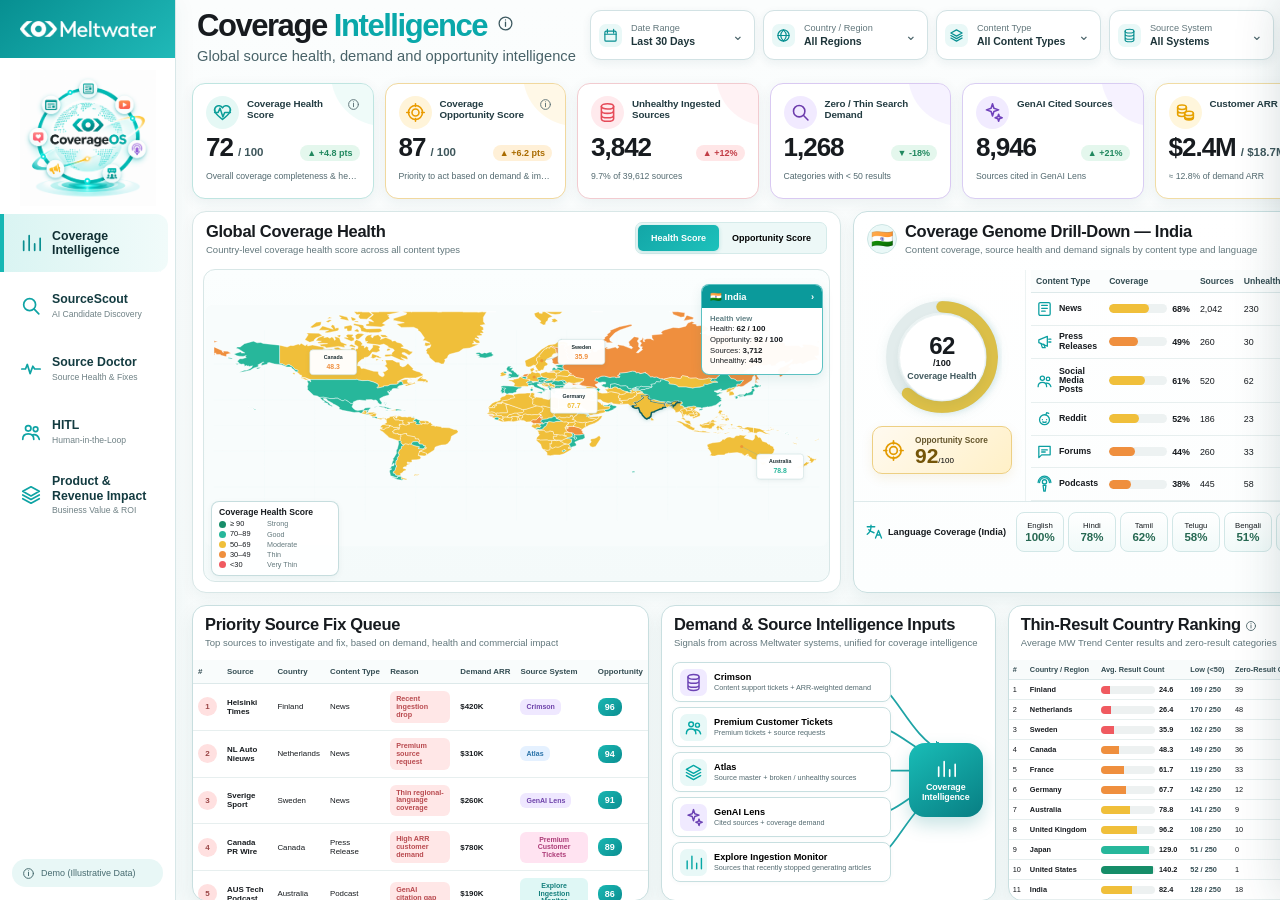
<file: index.html>
<!doctype html><html><head><meta charset="utf-8"><meta http-equiv="refresh" content="0; url=phase1/index.html"><title>CoverageOS</title></head><body><a href="phase1/index.html">Open CoverageOS</a></body></html>
</file>
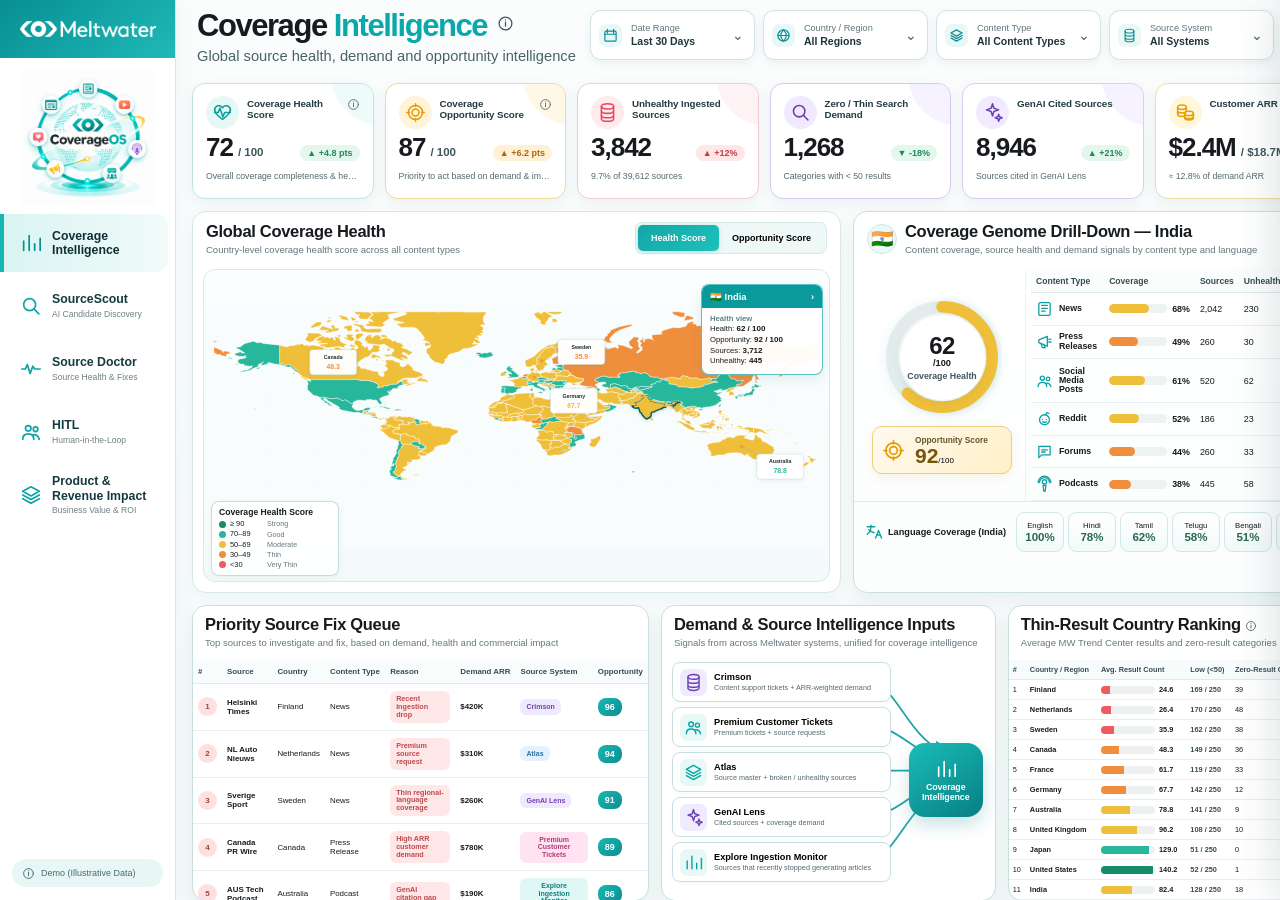
<file: phase1/index.html>
<!doctype html>
<html lang="en">
<head>
<meta charset="utf-8" />
<meta name="viewport" content="width=device-width, initial-scale=1" />
<title>CoverageOS — Coverage Intelligence</title>
<link rel="stylesheet" href="styles.css" />
</head>
<body>
<svg class="svg-sprite" aria-hidden="true">
  <symbol id="i-heartbeat" viewBox="0 0 24 24"><path d="M3 12h4l2.2-5 3.2 10 2.1-5H21"/><path d="M19.5 5.5A5 5 0 0 0 12 6.7 5 5 0 0 0 4.5 5.5C1 9 3.1 13 12 20c8.9-7 11-11 7.5-14.5Z"/></symbol>
  <symbol id="i-target" viewBox="0 0 24 24"><circle cx="12" cy="12" r="8"/><circle cx="12" cy="12" r="4"/><path d="M12 2v3M12 19v3M2 12h3M19 12h3"/></symbol>
  <symbol id="i-database" viewBox="0 0 24 24"><ellipse cx="12" cy="5" rx="7" ry="3"/><path d="M5 5v5c0 1.7 3.1 3 7 3s7-1.3 7-3V5M5 10v5c0 1.7 3.1 3 7 3s7-1.3 7-3v-5M5 15v4c0 1.7 3.1 3 7 3s7-1.3 7-3v-4"/></symbol>
  <symbol id="i-search" viewBox="0 0 24 24"><circle cx="10.5" cy="10.5" r="6.5"/><path d="m15.5 15.5 5 5"/></symbol>
  <symbol id="i-spark" viewBox="0 0 24 24"><path d="m12 2 1.6 5.2L19 9l-5.4 1.8L12 16l-1.6-5.2L5 9l5.4-1.8L12 2Z"/><path d="m19 14 .9 2.8L23 18l-3.1 1.2L19 22l-.9-2.8L15 18l3.1-1.2L19 14Z"/></symbol>
  <symbol id="i-coins" viewBox="0 0 24 24"><ellipse cx="8" cy="6" rx="5" ry="2.5"/><path d="M3 6v4c0 1.4 2.2 2.5 5 2.5s5-1.1 5-2.5V6M3 10v4c0 1.4 2.2 2.5 5 2.5 1.2 0 2.3-.2 3.1-.5"/><ellipse cx="16" cy="13" rx="5" ry="2.5"/><path d="M11 13v5c0 1.4 2.2 2.5 5 2.5s5-1.1 5-2.5v-5M11 16.5c0 1.4 2.2 2.5 5 2.5s5-1.1 5-2.5"/></symbol>
  <symbol id="i-calendar" viewBox="0 0 24 24"><rect x="3" y="5" width="18" height="16" rx="2"/><path d="M7 2v6M17 2v6M3 10h18"/></symbol>
  <symbol id="i-globe" viewBox="0 0 24 24"><circle cx="12" cy="12" r="9"/><path d="M3 12h18M12 3c3 3.1 4.5 6.1 4.5 9S15 17.9 12 21c-3-3.1-4.5-6.1-4.5-9S9 6.1 12 3Z"/></symbol>
  <symbol id="i-layers" viewBox="0 0 24 24"><path d="m12 3 9 5-9 5-9-5 9-5Z"/><path d="m3 12 9 5 9-5M3 16l9 5 9-5"/></symbol>
  <symbol id="i-bell" viewBox="0 0 24 24"><path d="M18 8a6 6 0 1 0-12 0c0 7-3 7-3 9h18c0-2-3-2-3-9ZM10 21h4"/></symbol>
  <symbol id="i-chart" viewBox="0 0 24 24"><path d="M4 20V10M10 20V4M16 20v-7M22 20V7"/></symbol>
  <symbol id="i-pulse" viewBox="0 0 24 24"><path d="M2 12h4l2-5 3 10 3-8 2 3h6"/></symbol>
  <symbol id="i-users" viewBox="0 0 24 24"><circle cx="9" cy="8" r="3"/><circle cx="17" cy="9" r="2.5"/><path d="M3 20c0-4 2.7-6 6-6s6 2 6 6M14 15c3.2-.4 6 1.4 7 5"/></symbol>
  <symbol id="i-external" viewBox="0 0 24 24"><path d="M14 4h6v6M20 4l-9 9"/><path d="M19 13v7H4V5h7"/></symbol>
  <symbol id="i-news" viewBox="0 0 24 24"><rect x="4" y="3" width="16" height="18" rx="2"/><path d="M8 7h8M8 11h8M8 15h5"/></symbol>
  <symbol id="i-megaphone" viewBox="0 0 24 24"><path d="M4 13V9l12-5v14L4 13Z"/><path d="M7 14l2 6h4l-2-5M18 8h3M18 12h3"/></symbol>
  <symbol id="i-message" viewBox="0 0 24 24"><path d="M4 4h16v12H8l-4 4V4Z"/><path d="M8 9h8M8 12h5"/></symbol>
  <symbol id="i-reddit" viewBox="0 0 24 24"><circle cx="12" cy="13" r="7"/><path d="M9 13h.01M15 13h.01M9.5 16c1.8 1 3.2 1 5 0M14 6l1-3 3 1"/></symbol>
  <symbol id="i-podcast" viewBox="0 0 24 24"><circle cx="12" cy="9" r="3"/><path d="M5 10a7 7 0 0 1 14 0M3 10a9 9 0 0 1 18 0M10 14h4l-1 8h-2l-1-8Z"/></symbol>
  <symbol id="i-language" viewBox="0 0 24 24"><path d="M3 5h10M8 3v2c0 5-2.3 8-5 10M5 9c2 2 4 3 7 4M14 20l4-10 4 10M15.5 16h5"/></symbol>
  <symbol id="i-info" viewBox="0 0 24 24"><circle cx="12" cy="12" r="9"/><path d="M12 10v6M12 7h.01"/></symbol>
  <symbol id="i-arrow" viewBox="0 0 24 24"><path d="M5 12h13M14 7l5 5-5 5"/></symbol>
</svg>
<div class="app-shell">
  <aside class="sidebar">
    <div class="brand"><img src="assets/meltwater-logo.png" alt="Meltwater"></div>
    <div class="project-logo"><img src="assets/coverageos-logo.png" alt="CoverageOS"></div>
    <nav>
      <a class="nav-item active" href="index.html"><svg><use href="#i-chart"/></svg><span><b>Coverage Intelligence</b></span></a>
      <a class="nav-item" href="../phase2/index.html"><svg><use href="#i-search"/></svg><span><b>SourceScout</b><small>AI Candidate Discovery</small></span></a>
      <a class="nav-item" href="../phase3/index.html"><svg><use href="#i-pulse"/></svg><span><b>Source Doctor</b><small>Source Health & Fixes</small></span></a>
      <a class="nav-item" href="../phase4/index.html"><svg><use href="#i-users"/></svg><span><b>HITL</b><small>Human-in-the-Loop</small></span></a>
      <a class="nav-item" href="../phase5/index.html"><svg><use href="#i-layers"/></svg><span><b>Product & Revenue Impact</b><small>Business Value & ROI</small></span></a>
    </nav>
    <div class="demo-badge"><svg><use href="#i-info"/></svg> Demo (Illustrative Data)</div>
  </aside>

  <main class="main">
    <header class="topbar">
      <div class="title-block"><h1>Coverage <em>Intelligence</em> <svg class="title-info"><use href="#i-info"/></svg></h1><p>Global source health, demand and opportunity intelligence</p></div>
      <div class="right-tools">
        <div class="filters">
          <label class="filter"><svg><use href="#i-calendar"/></svg><span><small>Date Range</small><b id="dateLabel">Last 30 Days</b></span><span class="chev">⌄</span><select id="dateFilter"><option>Last 30 Days</option><option>Last 7 Days</option><option>Quarter to Date</option></select></label>
          <label class="filter"><svg><use href="#i-globe"/></svg><span><small>Country / Region</small><b id="filterCountryLabel">All Regions</b></span><span class="chev">⌄</span><select id="countryFilter"><option value="ALL">All Regions</option></select></label>
          <label class="filter"><svg><use href="#i-layers"/></svg><span><small>Content Type</small><b id="contentLabel">All Content Types</b></span><span class="chev">⌄</span><select id="contentFilter"><option>All Content Types</option><option>News</option><option>Press Releases</option><option>Social Media Posts</option><option>Reddit</option><option>Forums</option><option>Podcasts</option></select></label>
          <label class="filter"><svg><use href="#i-database"/></svg><span><small>Source System</small><b id="filterSystemLabel">All Systems</b></span><span class="chev">⌄</span><select id="sourceFilter"><option>All Systems</option><option>Crimson</option><option>Premium Customer Tickets</option><option>Atlas</option><option>GenAI Lens</option><option>Explore Ingestion Monitor</option></select></label>
        </div>
        <div class="bell"><svg><use href="#i-bell"/></svg><i></i></div><div class="avatar">TK</div>
      </div>
    </header>

    <section class="kpi-grid" id="kpis"></section>

    <section class="upper-grid">
      <article class="card map-card">
        <div class="card-head"><div><h2>Global Coverage Health</h2><p>Country-level coverage health score across all content types</p></div><div class="seg"><button class="active" data-mapmetric="health">Health Score</button><button data-mapmetric="opportunity">Opportunity Score</button></div></div>
        <div id="worldMap" class="world-map"></div>
        <div class="legend"><b>Coverage Health Score</b><span><i class="dot s1"></i> ≥ 90 <small>Strong</small></span><span><i class="dot s2"></i>70–89 <small>Good</small></span><span><i class="dot s3"></i>50–69 <small>Moderate</small></span><span><i class="dot s4"></i>30–49 <small>Thin</small></span><span><i class="dot s5"></i>&lt;30 <small>Very Thin</small></span></div>
        <div id="selectedSummary" class="selected-summary"></div>
        <div id="mapTooltip" class="map-tooltip"></div>
      </article>

      <article class="card drill-card">
        <div class="card-head"><div class="drill-heading"><span id="countryFlag" class="country-flag">◎</span><div><h2>Coverage Genome Drill-Down — <span id="drillName">India</span></h2><p>Content coverage, source health and demand signals by content type and language</p></div></div><button class="icon-button" title="Open score details" id="openOpportunity"><svg><use href="#i-external"/></svg></button></div>
        <div class="drill-top">
          <div class="donut-wrap"><div class="donut" id="healthDonut"><svg class="health-ring" viewBox="0 0 110 110" aria-hidden="true"><circle class="ring-track" cx="55" cy="55" r="46"/><circle id="healthProgress" class="ring-progress" cx="55" cy="55" r="46"/></svg><div><b id="drillHealth">62</b><small>/100</small><span>Coverage Health</span></div></div><button class="opp-mini" id="oppMini"><svg><use href="#i-target"/></svg><span><small>Opportunity Score</small><strong id="drillOpportunity">92</strong><em>/100</em></span></button></div>
          <div class="content-table-wrap"><table><thead><tr><th>Content Type</th><th>Coverage</th><th>Sources</th><th>Unhealthy</th><th>Demand Signal</th></tr></thead><tbody id="contentRows"></tbody></table></div>
        </div>
        <div class="languages"><div class="lang-title"><svg><use href="#i-language"/></svg><b>Language Coverage (<span id="langCountry">India</span>)</b></div><div id="languageChips"></div></div>
      </article>
    </section>

    <section class="lower-grid">
      <article class="card queue-card">
        <div class="card-head"><div><h2>Priority Source Fix Queue</h2><p>Top sources to investigate and fix, based on demand, health and commercial impact</p></div></div>
        <div class="table-scroll queue-scroll"><table><thead><tr><th>#</th><th>Source</th><th>Country</th><th>Content Type</th><th>Reason</th><th>Demand ARR</th><th>Source System</th><th>Opportunity</th></tr></thead><tbody id="queueRows"></tbody></table></div>
      </article>

      <article class="card inputs-card">
        <div class="card-head"><div><h2>Demand & Source Intelligence Inputs</h2><p>Signals from across Meltwater systems, unified for coverage intelligence</p></div></div>
        <div class="inputs-flow">
          <svg class="flow-lines" viewBox="0 0 470 240" preserveAspectRatio="none"><defs><marker id="arrowHead" markerWidth="7" markerHeight="7" refX="6" refY="3.5" orient="auto"><path d="M0,0 L7,3.5 L0,7 Z" fill="#149fa1"/></marker></defs><path d="M294 23 C335 23 350 76 407 96"/><path d="M294 69 C340 69 356 93 407 105"/><path d="M294 115 C348 115 365 115 407 115"/><path d="M294 161 C340 161 356 137 407 125"/><path d="M294 207 C335 207 350 154 407 134"/></svg>
          <div class="inputs-list">
            <button data-system="Crimson"><span class="input-icon purple"><svg><use href="#i-database"/></svg></span><span><b>Crimson</b><small>Content support tickets + ARR-weighted demand</small></span></button>
            <button data-system="Premium Customer Tickets"><span class="input-icon teal"><svg><use href="#i-users"/></svg></span><span><b>Premium Customer Tickets</b><small>Premium tickets + source requests</small></span></button>
            <button data-system="Atlas"><span class="input-icon teal"><svg><use href="#i-layers"/></svg></span><span><b>Atlas</b><small>Source master + broken / unhealthy sources</small></span></button>
            <button data-system="GenAI Lens"><span class="input-icon purple"><svg><use href="#i-spark"/></svg></span><span><b>GenAI Lens</b><small>Cited sources + coverage demand</small></span></button>
            <button data-system="Explore Ingestion Monitor"><span class="input-icon teal"><svg><use href="#i-chart"/></svg></span><span><b>Explore Ingestion Monitor</b><small>Sources that recently stopped generating articles</small></span></button>
          </div>
          <button class="hub" id="hubButton"><svg><use href="#i-chart"/></svg><b>Coverage<br>Intelligence</b></button>
        </div>
      </article>

      <article class="card ranking-card">
        <div class="card-head"><div><h2>Thin-Result Country Ranking <svg class="inline-info"><use href="#i-info"/></svg></h2><p>Average MW Trend Center results and zero-result categories</p></div></div>
        <div class="table-scroll ranking-scroll"><table><thead><tr><th>#</th><th>Country / Region</th><th>Avg. Result Count</th><th>Low (&lt;50)</th><th>Zero-Result Categories</th></tr></thead><tbody id="rankingRows"></tbody></table></div>
      </article>
    </section>
  </main>
</div>
<div id="drawer" class="drawer"><button id="drawerClose" class="drawer-close">×</button><div id="drawerContent"></div></div><div id="scrim" class="scrim"></div>
<script src="app.js"></script>
</body></html>
</file>
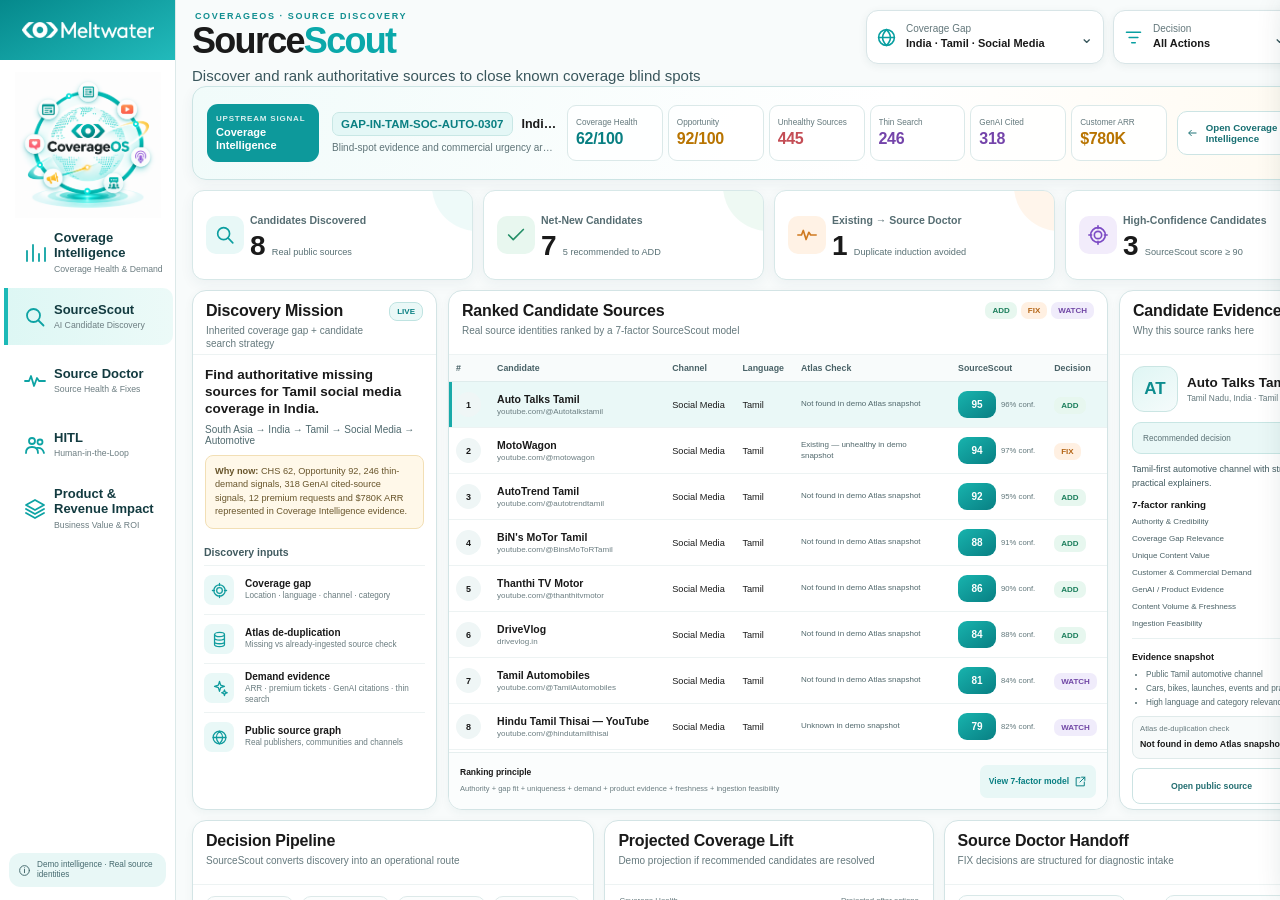
<file: phase2/index.html>
<!doctype html><html lang="en"><head><meta charset="utf-8"><meta name="viewport" content="width=device-width,initial-scale=1"><title>CoverageOS — SourceScout</title><link rel="stylesheet" href="styles.css"></head><body>
<svg class="svg-sprite" aria-hidden="true">
<symbol id="i-search" viewBox="0 0 24 24"><circle cx="10.5" cy="10.5" r="6.5"/><path d="m15.5 15.5 5 5"/></symbol><symbol id="i-chart" viewBox="0 0 24 24"><path d="M4 20V10M10 20V4M16 20v-7M22 20V7"/></symbol><symbol id="i-pulse" viewBox="0 0 24 24"><path d="M2 12h4l2-5 3 10 3-8 2 3h6"/></symbol><symbol id="i-users" viewBox="0 0 24 24"><circle cx="9" cy="8" r="3"/><circle cx="17" cy="9" r="2.5"/><path d="M3 20c0-4 2.7-6 6-6s6 2 6 6M14 15c3.2-.4 6 1.4 7 5"/></symbol><symbol id="i-layers" viewBox="0 0 24 24"><path d="m12 3 9 5-9 5-9-5 9-5Z"/><path d="m3 12 9 5 9-5M3 16l9 5 9-5"/></symbol><symbol id="i-info" viewBox="0 0 24 24"><circle cx="12" cy="12" r="9"/><path d="M12 10v6M12 7h.01"/></symbol><symbol id="i-globe" viewBox="0 0 24 24"><circle cx="12" cy="12" r="9"/><path d="M3 12h18M12 3c3 3.1 4.5 6.1 4.5 9S15 17.9 12 21c-3-3.1-4.5-6.1-4.5-9S9 6.1 12 3Z"/></symbol><symbol id="i-language" viewBox="0 0 24 24"><path d="M3 5h10M8 3v2c0 5-2.3 8-5 10M5 9c2 2 4 3 7 4M14 20l4-10 4 10M15.5 16h5"/></symbol><symbol id="i-database" viewBox="0 0 24 24"><ellipse cx="12" cy="5" rx="7" ry="3"/><path d="M5 5v5c0 1.7 3.1 3 7 3s7-1.3 7-3V5M5 10v5c0 1.7 3.1 3 7 3s7-1.3 7-3v-5M5 15v4c0 1.7 3.1 3 7 3s7-1.3 7-3v-4"/></symbol><symbol id="i-spark" viewBox="0 0 24 24"><path d="m12 2 1.6 5.2L19 9l-5.4 1.8L12 16l-1.6-5.2L5 9l5.4-1.8L12 2Z"/><path d="m19 14 .9 2.8L23 18l-3.1 1.2L19 22l-.9-2.8L15 18l3.1-1.2L19 14Z"/></symbol><symbol id="i-target" viewBox="0 0 24 24"><circle cx="12" cy="12" r="8"/><circle cx="12" cy="12" r="4"/><path d="M12 2v3M12 19v3M2 12h3M19 12h3"/></symbol><symbol id="i-route" viewBox="0 0 24 24"><circle cx="5" cy="5" r="2"/><circle cx="19" cy="19" r="2"/><path d="M7 5h4c4 0 4 6 0 6H9c-4 0-4 6 0 6h8"/></symbol><symbol id="i-check" viewBox="0 0 24 24"><path d="m4 12 5 5L20 6"/></symbol><symbol id="i-eye" viewBox="0 0 24 24"><path d="M2 12s4-6 10-6 10 6 10 6-4 6-10 6S2 12 2 12Z"/><circle cx="12" cy="12" r="2.5"/></symbol><symbol id="i-external" viewBox="0 0 24 24"><path d="M14 4h6v6M20 4l-9 9"/><path d="M19 13v7H4V5h7"/></symbol><symbol id="i-arrow" viewBox="0 0 24 24"><path d="M5 12h13M14 7l5 5-5 5"/></symbol><symbol id="i-filter" viewBox="0 0 24 24"><path d="M4 6h16M7 12h10M10 18h4"/></symbol><symbol id="i-link" viewBox="0 0 24 24"><path d="M10 13a5 5 0 0 0 7 0l2-2a5 5 0 0 0-7-7l-1 1M14 11a5 5 0 0 0-7 0l-2 2a5 5 0 0 0 7 7l1-1"/></symbol>
</svg>
<div class="app-shell">
<aside class="sidebar"><div class="brand"><img src="assets/meltwater-logo.png" alt="Meltwater"></div><div class="project-logo"><img src="assets/coverageos-logo.png" alt="CoverageOS"></div><nav>
<a class="nav-item" href="../phase1/index.html"><svg><use href="#i-chart"/></svg><span><b>Coverage Intelligence</b><small>Coverage Health & Demand</small></span></a>
<a class="nav-item active" href="index.html"><svg><use href="#i-search"/></svg><span><b>SourceScout</b><small>AI Candidate Discovery</small></span></a>
<a class="nav-item" id="navDoctor" href="../phase3/index.html"><svg><use href="#i-pulse"/></svg><span><b>Source Doctor</b><small>Source Health & Fixes</small></span></a>
<a class="nav-item" href="../phase4/index.html"><svg><use href="#i-users"/></svg><span><b>HITL</b><small>Human-in-the-Loop</small></span></a>
<a class="nav-item" href="../phase5/index.html"><svg><use href="#i-layers"/></svg><span><b>Product & Revenue Impact</b><small>Business Value & ROI</small></span></a>
</nav><div class="demo-badge"><svg><use href="#i-info"/></svg> Demo intelligence · Real source identities</div></aside>
<main class="main">
<header class="topbar"><div class="title-block"><div class="eyebrow">COVERAGEOS · SOURCE DISCOVERY</div><h1>Source<span>Scout</span></h1><p>Discover and rank authoritative sources to close known coverage blind spots</p></div><div class="right-tools"><label class="filter"><svg><use href="#i-globe"/></svg><span><small>Coverage Gap</small><b id="gapLabel">India · Tamil · News</b></span><span class="chev">⌄</span><select id="scenarioSelect"></select></label><label class="filter compact"><svg><use href="#i-filter"/></svg><span><small>Decision</small><b id="actionLabel">All Actions</b></span><span class="chev">⌄</span><select id="actionFilter"><option value="ALL">All Actions</option><option>ADD</option><option>FIX</option><option>WATCH</option><option>REJECT</option></select></label><div class="avatar">TK</div></div></header>
<section class="mission-card"><div class="mission-left"><div class="phase-pill"><span>UPSTREAM SIGNAL</span><b>Coverage Intelligence</b></div><div><div class="gap-line"><b id="gapId">GAP-IN-TAM-NEWS-GEN-0241</b><span id="gapPath">India / Tamil / News / General News</span></div><p>Blind-spot evidence and commercial urgency are inherited directly into the discovery mission.</p></div></div><div class="mission-signals" id="missionSignals"></div><a class="back-link" href="../phase1/index.html"><svg><use href="#i-arrow"/></svg><span>Open Coverage Intelligence</span></a></section>
<section class="kpi-grid" id="kpis"></section>
<section class="workspace-grid">
<article class="card mission-panel"><div class="card-head"><div><h2>Discovery Mission</h2><p>Inherited coverage gap + candidate search strategy</p></div><span class="live-dot">LIVE</span></div><div class="mission-body" id="missionBody"></div><div class="discovery-stack"><h3>Discovery inputs</h3><div class="signal-row"><span class="sig-icon"><svg><use href="#i-target"/></svg></span><div><b>Coverage gap</b><small>Location · language · channel · category</small></div></div><div class="signal-row"><span class="sig-icon"><svg><use href="#i-database"/></svg></span><div><b>Atlas de-duplication</b><small>Missing vs already-ingested source check</small></div></div><div class="signal-row"><span class="sig-icon"><svg><use href="#i-spark"/></svg></span><div><b>Demand evidence</b><small>ARR · premium tickets · GenAI citations · thin search</small></div></div><div class="signal-row"><span class="sig-icon"><svg><use href="#i-globe"/></svg></span><div><b>Public source graph</b><small>Real publishers, communities and channels</small></div></div></div></article>
<article class="card candidates-panel"><div class="card-head"><div><h2>Ranked Candidate Sources</h2><p>Real source identities ranked by a 7-factor SourceScout model</p></div><div class="legend-actions"><span class="tag add">ADD</span><span class="tag fix">FIX</span><span class="tag watch">WATCH</span></div></div><div class="table-scroll"><table><thead><tr><th>#</th><th>Candidate</th><th>Channel</th><th>Language</th><th>Atlas Check</th><th>SourceScout</th><th>Decision</th></tr></thead><tbody id="candidateRows"></tbody></table></div><div class="candidate-footer"><div><b>Ranking principle</b><span>Authority + gap fit + uniqueness + demand + product evidence + freshness + ingestion feasibility</span></div><button id="openModel">View 7-factor model <svg><use href="#i-external"/></svg></button></div></article>
<article class="card evidence-panel"><div class="card-head"><div><h2>Candidate Evidence</h2><p>Why this source ranks here</p></div><a id="publicLink" class="icon-button" target="_blank" rel="noopener" title="Open public source"><svg><use href="#i-external"/></svg></a></div><div id="candidateEvidence"></div></article>
</section>
<section class="handoff-grid">
<article class="card decision-card"><div class="card-head"><div><h2>Decision Pipeline</h2><p>SourceScout converts discovery into an operational route</p></div></div><div id="decisionPipeline" class="decision-pipeline"></div></article>
<article class="card lift-card"><div class="card-head"><div><h2>Projected Coverage Lift</h2><p>Demo projection if recommended candidates are resolved</p></div></div><div id="liftContent" class="lift-content"></div></article>
<article class="card contract-card"><div class="card-head"><div><h2>Source Doctor Handoff</h2><p>FIX decisions are structured for diagnostic intake</p></div></div><div id="handoffContract" class="contract-body"></div></article>
</section>
<footer class="footnote"><b>Data discipline:</b> source identities and public URLs are real; Atlas status, ARR, scores, projected lift and internal evidence are prototype values for the hackathon demo.</footer>
</main></div>
<div id="drawer" class="drawer"><button class="drawer-close" id="drawerClose">×</button><div id="drawerContent"></div></div><div id="scrim" class="scrim"></div><script src="app.js"></script></body></html>
</file>
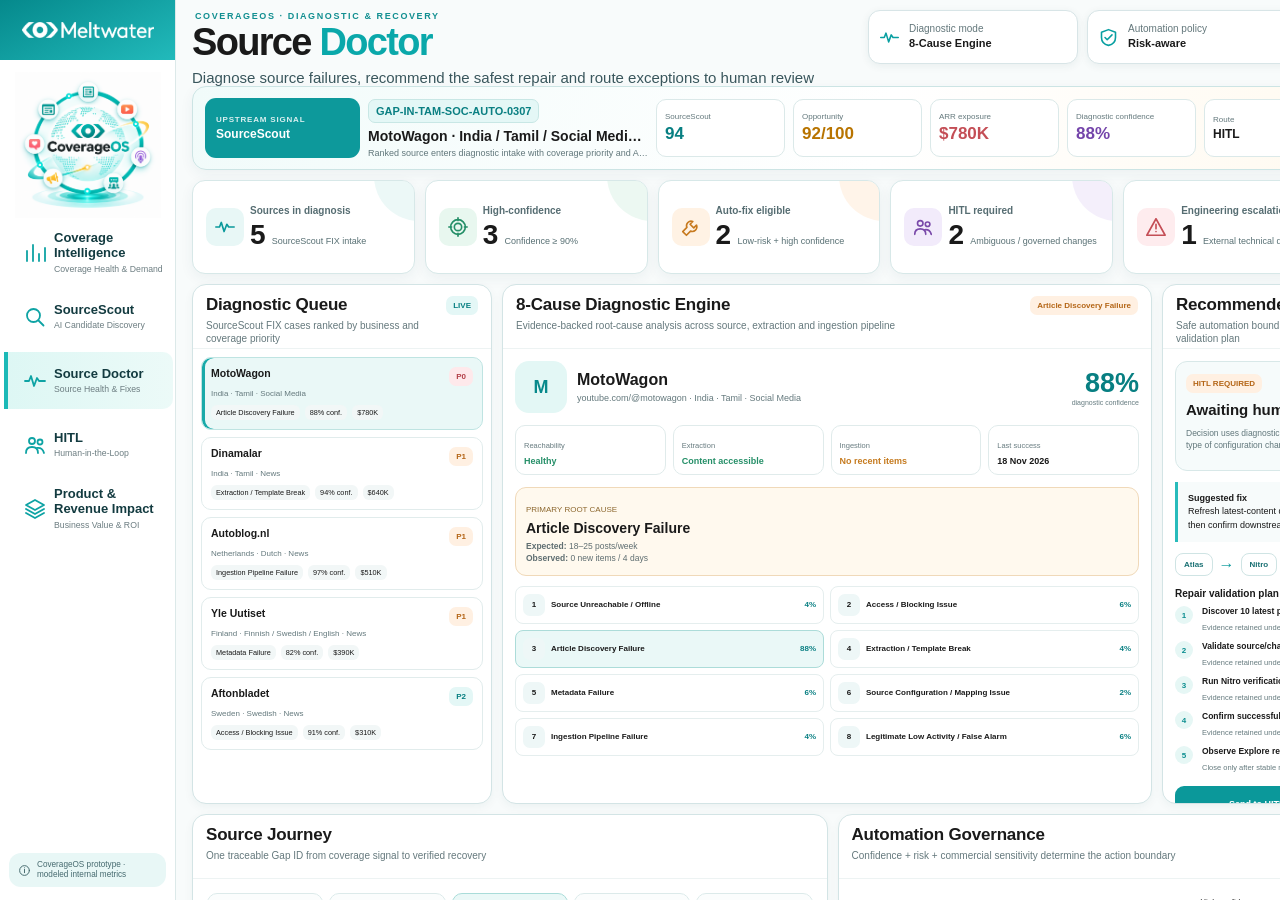
<file: phase3/index.html>
<!doctype html><html><head><meta charset="utf-8"><meta name="viewport" content="width=device-width,initial-scale=1"><title>CoverageOS — Source Doctor</title><link rel="stylesheet" href="styles.css"></head><body><svg class="svg-sprite" aria-hidden="true"><symbol id="i-search" viewBox="0 0 24 24"><circle cx="10.5" cy="10.5" r="6.5"/><path d="m15.5 15.5 5 5"/></symbol><symbol id="i-chart" viewBox="0 0 24 24"><path d="M4 20V10M10 20V4M16 20v-7M22 20V7"/></symbol><symbol id="i-pulse" viewBox="0 0 24 24"><path d="M2 12h4l2-5 3 10 3-8 2 3h6"/></symbol><symbol id="i-users" viewBox="0 0 24 24"><circle cx="9" cy="8" r="3"/><circle cx="17" cy="9" r="2.5"/><path d="M3 20c0-4 2.7-6 6-6s6 2 6 6M14 15c3.2-.4 6 1.4 7 5"/></symbol><symbol id="i-layers" viewBox="0 0 24 24"><path d="m12 3 9 5-9 5-9-5 9-5Z"/><path d="m3 12 9 5 9-5M3 16l9 5 9-5"/></symbol><symbol id="i-info" viewBox="0 0 24 24"><circle cx="12" cy="12" r="9"/><path d="M12 10v6M12 7h.01"/></symbol><symbol id="i-globe" viewBox="0 0 24 24"><circle cx="12" cy="12" r="9"/><path d="M3 12h18M12 3c3 3.1 4.5 6.1 4.5 9S15 17.9 12 21c-3-3.1-4.5-6.1-4.5-9S9 6.1 12 3Z"/></symbol><symbol id="i-database" viewBox="0 0 24 24"><ellipse cx="12" cy="5" rx="7" ry="3"/><path d="M5 5v5c0 1.7 3.1 3 7 3s7-1.3 7-3V5M5 10v5c0 1.7 3.1 3 7 3s7-1.3 7-3v-5M5 15v4c0 1.7 3.1 3 7 3s7-1.3 7-3v-4"/></symbol><symbol id="i-spark" viewBox="0 0 24 24"><path d="m12 2 1.6 5.2L19 9l-5.4 1.8L12 16l-1.6-5.2L5 9l5.4-1.8L12 2Z"/></symbol><symbol id="i-target" viewBox="0 0 24 24"><circle cx="12" cy="12" r="8"/><circle cx="12" cy="12" r="4"/><path d="M12 2v3M12 19v3M2 12h3M19 12h3"/></symbol><symbol id="i-check" viewBox="0 0 24 24"><path d="m4 12 5 5L20 6"/></symbol><symbol id="i-arrow" viewBox="0 0 24 24"><path d="M5 12h13M14 7l5 5-5 5"/></symbol><symbol id="i-shield" viewBox="0 0 24 24"><path d="M12 3 20 6v6c0 5-3.5 8-8 9-4.5-1-8-4-8-9V6l8-3Z"/><path d="m8 12 2.5 2.5L16 9"/></symbol><symbol id="i-wrench" viewBox="0 0 24 24"><path d="M14 6a5 5 0 0 0-6.5 6.5L3 17l4 4 4.5-4.5A5 5 0 0 0 18 10l-3 3-4-4 3-3Z"/></symbol><symbol id="i-clock" viewBox="0 0 24 24"><circle cx="12" cy="12" r="9"/><path d="M12 7v5l3 2"/></symbol><symbol id="i-alert" viewBox="0 0 24 24"><path d="M12 3 2 21h20L12 3Z"/><path d="M12 9v5M12 17h.01"/></symbol><symbol id="i-money" viewBox="0 0 24 24"><circle cx="12" cy="12" r="9"/><path d="M15 8.5c-.7-.7-1.7-1-3-1-2 0-3.5 1-3.5 2.5 0 3.5 7 1.5 7 5 0 1.5-1.5 2.5-3.5 2.5-1.5 0-2.7-.4-3.5-1.2M12 5v14"/></symbol></svg><div class="app-shell"><aside class="sidebar"><div class="brand"><img src="../shared/meltwater-logo.png" alt="Meltwater"></div><div class="project-logo"><img src="../shared/coverageos-logo.png" alt="CoverageOS"></div><nav><a class="nav-item " href="../phase1/index.html"><svg><use href="#i-chart"/></svg><span><b>Coverage Intelligence</b><small>Coverage Health & Demand</small></span></a><a class="nav-item " href="../phase2/index.html"><svg><use href="#i-search"/></svg><span><b>SourceScout</b><small>AI Candidate Discovery</small></span></a><a class="nav-item active" href="../phase3/index.html"><svg><use href="#i-pulse"/></svg><span><b>Source Doctor</b><small>Source Health & Fixes</small></span></a><a class="nav-item " href="../phase4/index.html"><svg><use href="#i-users"/></svg><span><b>HITL</b><small>Human-in-the-Loop</small></span></a><a class="nav-item " href="../phase5/index.html"><svg><use href="#i-layers"/></svg><span><b>Product & Revenue Impact</b><small>Business Value & ROI</small></span></a></nav><div class="demo-badge"><svg><use href="#i-info"/></svg> CoverageOS prototype · modeled internal metrics</div></aside><main class="main"><header class="topbar"><div class="title-block"><div class="eyebrow">COVERAGEOS · DIAGNOSTIC & RECOVERY</div><h1>Source <span>Doctor</span></h1><p>Diagnose source failures, recommend the safest repair and route exceptions to human review</p></div><div class="right-tools"><div class="filter"><svg><use href="#i-pulse"/></svg><span><small>Diagnostic mode</small><b>8-Cause Engine</b></span></div><div class="filter"><svg><use href="#i-shield"/></svg><span><small>Automation policy</small><b>Risk-aware</b></span></div><div class="avatar">TK</div></div></header><section class="context-strip"><div class="context-source"><span>UPSTREAM SIGNAL</span><b>SourceScout</b></div><div class="context-main"><span class="id" id="ctxGap">GAP-IN-TAM-SOC-AUTO-0307</span><h3 id="ctxSource">MotoWagon · India / Tamil / Social Media / Automotive</h3><p>Ranked source enters diagnostic intake with coverage priority and Atlas de-duplication context.</p></div><div class="ctx-kpi teal"><small>SourceScout</small><b id="ctxScout">94</b></div><div class="ctx-kpi orange"><small>Opportunity</small><b>92/100</b></div><div class="ctx-kpi red"><small>ARR exposure</small><b id="ctxArr">$780K</b></div><div class="ctx-kpi purple"><small>Diagnostic confidence</small><b id="ctxConf">88%</b></div><div class="ctx-kpi"><small>Route</small><b id="ctxRoute" style="font-size:12px">HITL</b></div></section><section class="kpi-grid" id="kpis"></section><section class="workspace"><article class="card"><div class="card-head"><div><h2>Diagnostic Queue</h2><p>SourceScout FIX cases ranked by business and coverage priority</p></div><span class="pill teal">LIVE</span></div><div class="queue-list scroll" id="caseList"></div></article><article class="card"><div class="card-head"><div><h2>8-Cause Diagnostic Engine</h2><p>Evidence-backed root-cause analysis across source, extraction and ingestion pipeline</p></div><span class="pill orange" id="rootPill">Analyzing</span></div><div class="diag-body" id="diagBody"></div></article><article class="card"><div class="card-head"><div><h2>Recommended Fix</h2><p>Safe automation boundary, operational route and validation plan</p></div><span class="pill green" id="routePill">Route</span></div><div class="fix-body" id="fixBody"></div></article></section><section class="bottom-grid"><article class="card"><div class="card-head"><div><h2>Source Journey</h2><p>One traceable Gap ID from coverage signal to verified recovery</p></div></div><div class="journey" id="journey"></div></article><article class="card"><div class="card-head"><div><h2>Automation Governance</h2><p>Confidence + risk + commercial sensitivity determine the action boundary</p></div></div><div class="matrix" id="matrix"></div></article></section><footer class="footnote"><b>Prototype discipline:</b> public source identities are real. Diagnostics, Atlas/Nitro states, ARR, confidence and recovery projections are modeled for the hackathon demo.</footer></main></div><script src="app.js"></script></body></html>
</file>
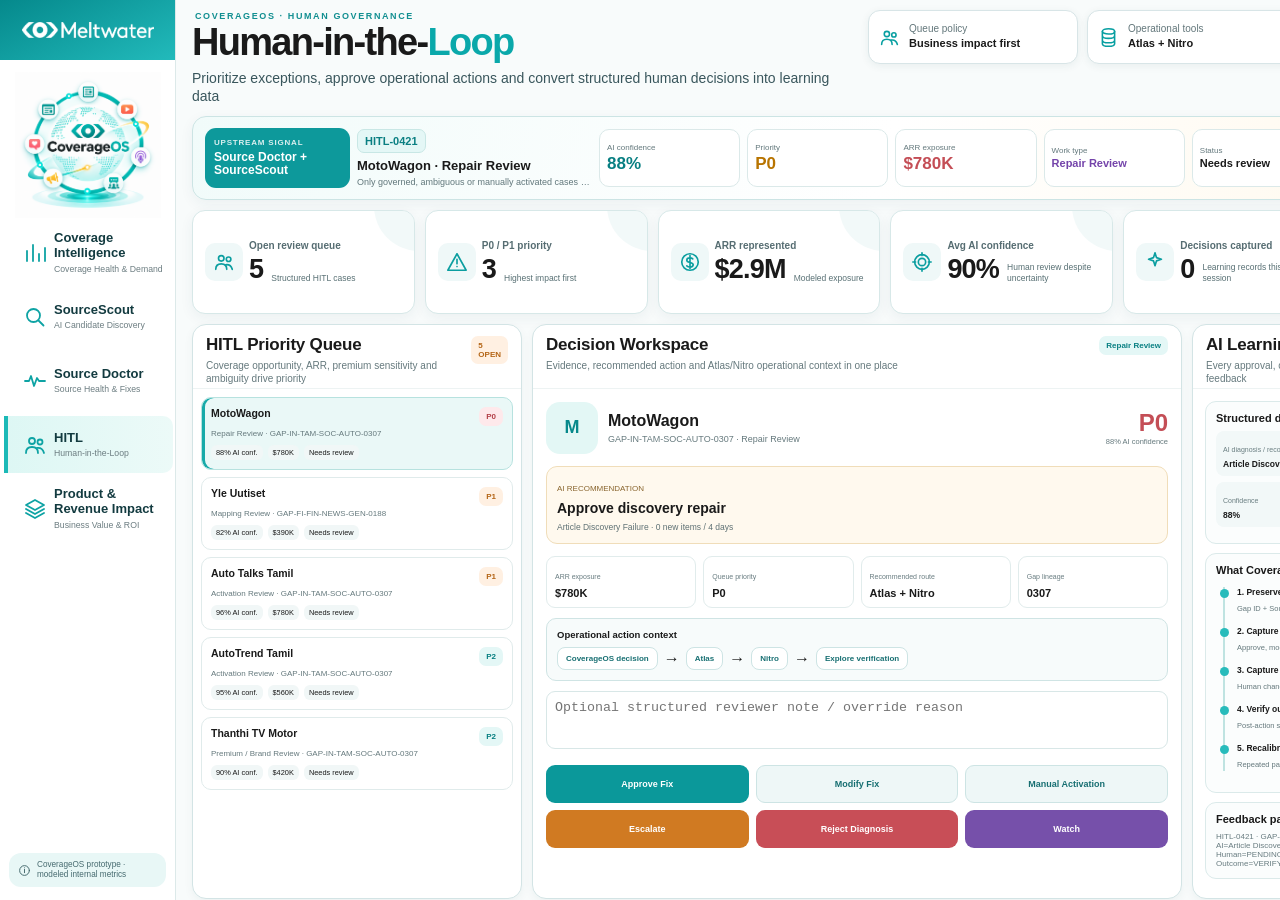
<file: phase4/index.html>
<!doctype html><html><head><meta charset="utf-8"><meta name="viewport" content="width=device-width,initial-scale=1"><title>CoverageOS — HITL</title><link rel="stylesheet" href="styles.css"></head><body><svg class="svg-sprite" aria-hidden="true"><symbol id="i-search" viewBox="0 0 24 24"><circle cx="10.5" cy="10.5" r="6.5"/><path d="m15.5 15.5 5 5"/></symbol><symbol id="i-chart" viewBox="0 0 24 24"><path d="M4 20V10M10 20V4M16 20v-7M22 20V7"/></symbol><symbol id="i-pulse" viewBox="0 0 24 24"><path d="M2 12h4l2-5 3 10 3-8 2 3h6"/></symbol><symbol id="i-users" viewBox="0 0 24 24"><circle cx="9" cy="8" r="3"/><circle cx="17" cy="9" r="2.5"/><path d="M3 20c0-4 2.7-6 6-6s6 2 6 6M14 15c3.2-.4 6 1.4 7 5"/></symbol><symbol id="i-layers" viewBox="0 0 24 24"><path d="m12 3 9 5-9 5-9-5 9-5Z"/><path d="m3 12 9 5 9-5M3 16l9 5 9-5"/></symbol><symbol id="i-info" viewBox="0 0 24 24"><circle cx="12" cy="12" r="9"/><path d="M12 10v6M12 7h.01"/></symbol><symbol id="i-globe" viewBox="0 0 24 24"><circle cx="12" cy="12" r="9"/><path d="M3 12h18M12 3c3 3.1 4.5 6.1 4.5 9S15 17.9 12 21c-3-3.1-4.5-6.1-4.5-9S9 6.1 12 3Z"/></symbol><symbol id="i-database" viewBox="0 0 24 24"><ellipse cx="12" cy="5" rx="7" ry="3"/><path d="M5 5v5c0 1.7 3.1 3 7 3s7-1.3 7-3V5M5 10v5c0 1.7 3.1 3 7 3s7-1.3 7-3v-5M5 15v4c0 1.7 3.1 3 7 3s7-1.3 7-3v-4"/></symbol><symbol id="i-spark" viewBox="0 0 24 24"><path d="m12 2 1.6 5.2L19 9l-5.4 1.8L12 16l-1.6-5.2L5 9l5.4-1.8L12 2Z"/></symbol><symbol id="i-target" viewBox="0 0 24 24"><circle cx="12" cy="12" r="8"/><circle cx="12" cy="12" r="4"/><path d="M12 2v3M12 19v3M2 12h3M19 12h3"/></symbol><symbol id="i-check" viewBox="0 0 24 24"><path d="m4 12 5 5L20 6"/></symbol><symbol id="i-arrow" viewBox="0 0 24 24"><path d="M5 12h13M14 7l5 5-5 5"/></symbol><symbol id="i-shield" viewBox="0 0 24 24"><path d="M12 3 20 6v6c0 5-3.5 8-8 9-4.5-1-8-4-8-9V6l8-3Z"/><path d="m8 12 2.5 2.5L16 9"/></symbol><symbol id="i-wrench" viewBox="0 0 24 24"><path d="M14 6a5 5 0 0 0-6.5 6.5L3 17l4 4 4.5-4.5A5 5 0 0 0 18 10l-3 3-4-4 3-3Z"/></symbol><symbol id="i-clock" viewBox="0 0 24 24"><circle cx="12" cy="12" r="9"/><path d="M12 7v5l3 2"/></symbol><symbol id="i-alert" viewBox="0 0 24 24"><path d="M12 3 2 21h20L12 3Z"/><path d="M12 9v5M12 17h.01"/></symbol><symbol id="i-money" viewBox="0 0 24 24"><circle cx="12" cy="12" r="9"/><path d="M15 8.5c-.7-.7-1.7-1-3-1-2 0-3.5 1-3.5 2.5 0 3.5 7 1.5 7 5 0 1.5-1.5 2.5-3.5 2.5-1.5 0-2.7-.4-3.5-1.2M12 5v14"/></symbol></svg><div class="app-shell"><aside class="sidebar"><div class="brand"><img src="../shared/meltwater-logo.png" alt="Meltwater"></div><div class="project-logo"><img src="../shared/coverageos-logo.png" alt="CoverageOS"></div><nav><a class="nav-item " href="../phase1/index.html"><svg><use href="#i-chart"/></svg><span><b>Coverage Intelligence</b><small>Coverage Health & Demand</small></span></a><a class="nav-item " href="../phase2/index.html"><svg><use href="#i-search"/></svg><span><b>SourceScout</b><small>AI Candidate Discovery</small></span></a><a class="nav-item " href="../phase3/index.html"><svg><use href="#i-pulse"/></svg><span><b>Source Doctor</b><small>Source Health & Fixes</small></span></a><a class="nav-item active" href="../phase4/index.html"><svg><use href="#i-users"/></svg><span><b>HITL</b><small>Human-in-the-Loop</small></span></a><a class="nav-item " href="../phase5/index.html"><svg><use href="#i-layers"/></svg><span><b>Product & Revenue Impact</b><small>Business Value & ROI</small></span></a></nav><div class="demo-badge"><svg><use href="#i-info"/></svg> CoverageOS prototype · modeled internal metrics</div></aside><main class="main"><header class="topbar"><div class="title-block"><div class="eyebrow">COVERAGEOS · HUMAN GOVERNANCE</div><h1>Human-in-the-<span>Loop</span></h1><p>Prioritize exceptions, approve operational actions and convert structured human decisions into learning data</p></div><div class="right-tools"><div class="filter"><svg><use href="#i-users"/></svg><span><small>Queue policy</small><b>Business impact first</b></span></div><div class="filter"><svg><use href="#i-database"/></svg><span><small>Operational tools</small><b>Atlas + Nitro</b></span></div><div class="avatar">TK</div></div></header><section class="context-strip"><div class="context-source"><span>UPSTREAM SIGNAL</span><b>Source Doctor + SourceScout</b></div><div class="context-main"><span class="id" id="ctxId">HITL-0421</span><h3 id="ctxSource">MotoWagon · Repair Review</h3><p>Only governed, ambiguous or manually activated cases enter this queue; routine fixes remain automated.</p></div><div class="ctx-kpi teal"><small>AI confidence</small><b id="ctxConf">88%</b></div><div class="ctx-kpi orange"><small>Priority</small><b id="ctxPri">P0</b></div><div class="ctx-kpi red"><small>ARR exposure</small><b id="ctxArr">$780K</b></div><div class="ctx-kpi purple"><small>Work type</small><b id="ctxType" style="font-size:11px">Repair</b></div><div class="ctx-kpi"><small>Status</small><b id="ctxStatus" style="font-size:11px">Needs review</b></div></section><section class="kpi-grid" id="kpis"></section><section class="workspace"><article class="card"><div class="card-head"><div><h2>HITL Priority Queue</h2><p>Coverage opportunity, ARR, premium sensitivity and ambiguity drive priority</p></div><span class="pill orange">5 OPEN</span></div><div class="queue scroll" id="queue"></div></article><article class="card"><div class="card-head"><div><h2>Decision Workspace</h2><p>Evidence, recommended action and Atlas/Nitro operational context in one place</p></div><span class="pill teal" id="workPill">Review</span></div><div class="review-body" id="review"></div></article><article class="card"><div class="card-head"><div><h2>AI Learning Record</h2><p>Every approval, override and rejection becomes structured feedback</p></div><span class="pill purple">LEARNING</span></div><div class="learning-body" id="learning"></div></article></section><section class="bottom-grid"><article class="card"><div class="card-head"><div><h2>Queue Outcome & Learning Feed</h2><p>Human intelligence becomes labeled operational data for future CoverageOS decisions</p></div></div><div class="feed" id="feed"></div></article><article class="card"><div class="card-head"><div><h2>Governance Rules</h2><p>Automation remains bounded by confidence, risk and commercial sensitivity</p></div></div><div class="govern" id="govern"></div></article></section><footer class="footnote"><b>Prototype discipline:</b> this interface simulates Atlas/Nitro actions; it does not perform production changes. Human decisions are stored locally only for the demo.</footer></main></div><script src="app.js"></script></body></html>
</file>
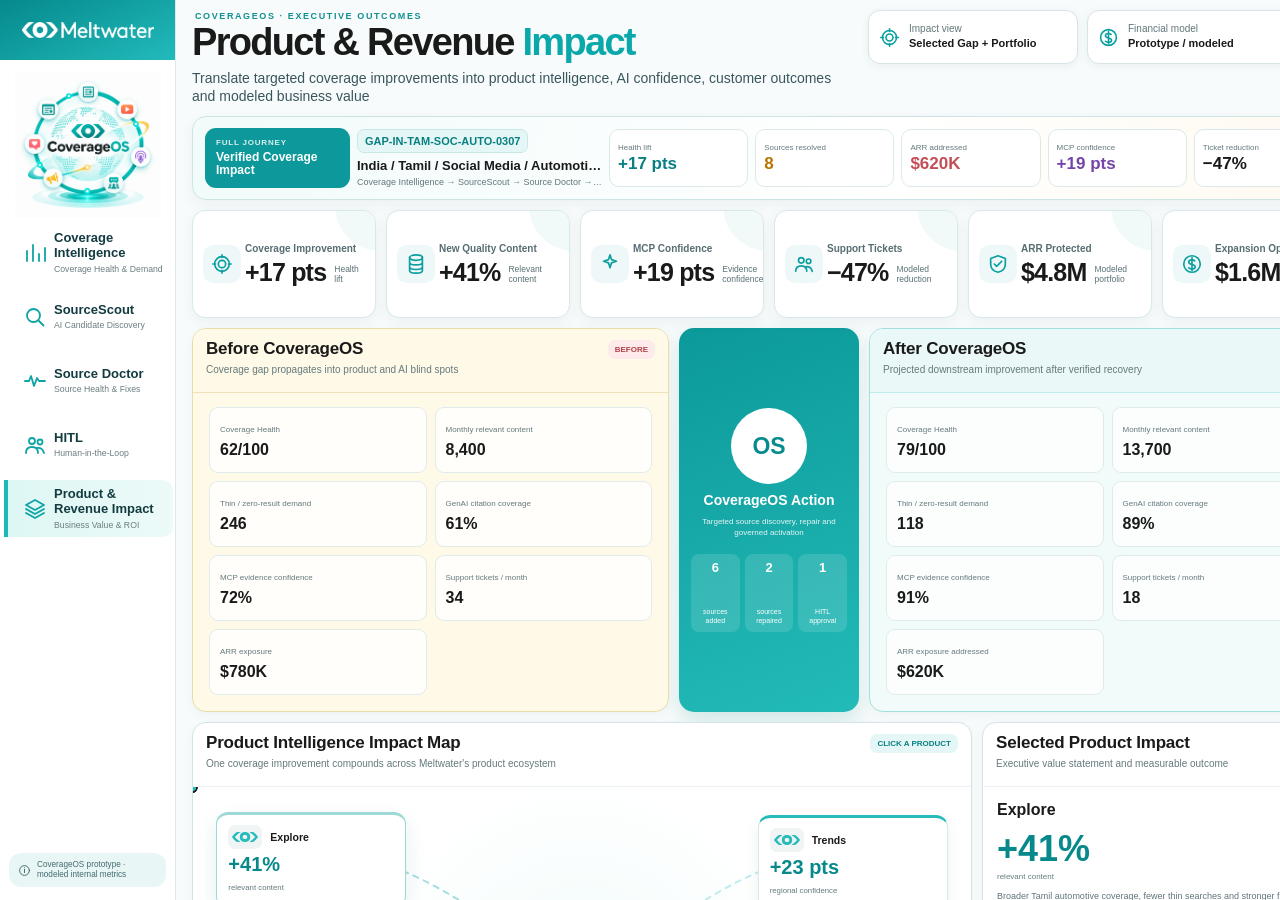
<file: phase5/index.html>
<!doctype html><html><head><meta charset="utf-8"><meta name="viewport" content="width=device-width,initial-scale=1"><title>CoverageOS — Product & Revenue Impact</title><link rel="stylesheet" href="styles.css"></head><body><svg class="svg-sprite" aria-hidden="true"><symbol id="i-search" viewBox="0 0 24 24"><circle cx="10.5" cy="10.5" r="6.5"/><path d="m15.5 15.5 5 5"/></symbol><symbol id="i-chart" viewBox="0 0 24 24"><path d="M4 20V10M10 20V4M16 20v-7M22 20V7"/></symbol><symbol id="i-pulse" viewBox="0 0 24 24"><path d="M2 12h4l2-5 3 10 3-8 2 3h6"/></symbol><symbol id="i-users" viewBox="0 0 24 24"><circle cx="9" cy="8" r="3"/><circle cx="17" cy="9" r="2.5"/><path d="M3 20c0-4 2.7-6 6-6s6 2 6 6M14 15c3.2-.4 6 1.4 7 5"/></symbol><symbol id="i-layers" viewBox="0 0 24 24"><path d="m12 3 9 5-9 5-9-5 9-5Z"/><path d="m3 12 9 5 9-5M3 16l9 5 9-5"/></symbol><symbol id="i-info" viewBox="0 0 24 24"><circle cx="12" cy="12" r="9"/><path d="M12 10v6M12 7h.01"/></symbol><symbol id="i-globe" viewBox="0 0 24 24"><circle cx="12" cy="12" r="9"/><path d="M3 12h18M12 3c3 3.1 4.5 6.1 4.5 9S15 17.9 12 21c-3-3.1-4.5-6.1-4.5-9S9 6.1 12 3Z"/></symbol><symbol id="i-database" viewBox="0 0 24 24"><ellipse cx="12" cy="5" rx="7" ry="3"/><path d="M5 5v5c0 1.7 3.1 3 7 3s7-1.3 7-3V5M5 10v5c0 1.7 3.1 3 7 3s7-1.3 7-3v-5M5 15v4c0 1.7 3.1 3 7 3s7-1.3 7-3v-4"/></symbol><symbol id="i-spark" viewBox="0 0 24 24"><path d="m12 2 1.6 5.2L19 9l-5.4 1.8L12 16l-1.6-5.2L5 9l5.4-1.8L12 2Z"/></symbol><symbol id="i-target" viewBox="0 0 24 24"><circle cx="12" cy="12" r="8"/><circle cx="12" cy="12" r="4"/><path d="M12 2v3M12 19v3M2 12h3M19 12h3"/></symbol><symbol id="i-check" viewBox="0 0 24 24"><path d="m4 12 5 5L20 6"/></symbol><symbol id="i-arrow" viewBox="0 0 24 24"><path d="M5 12h13M14 7l5 5-5 5"/></symbol><symbol id="i-shield" viewBox="0 0 24 24"><path d="M12 3 20 6v6c0 5-3.5 8-8 9-4.5-1-8-4-8-9V6l8-3Z"/><path d="m8 12 2.5 2.5L16 9"/></symbol><symbol id="i-wrench" viewBox="0 0 24 24"><path d="M14 6a5 5 0 0 0-6.5 6.5L3 17l4 4 4.5-4.5A5 5 0 0 0 18 10l-3 3-4-4 3-3Z"/></symbol><symbol id="i-clock" viewBox="0 0 24 24"><circle cx="12" cy="12" r="9"/><path d="M12 7v5l3 2"/></symbol><symbol id="i-alert" viewBox="0 0 24 24"><path d="M12 3 2 21h20L12 3Z"/><path d="M12 9v5M12 17h.01"/></symbol><symbol id="i-money" viewBox="0 0 24 24"><circle cx="12" cy="12" r="9"/><path d="M15 8.5c-.7-.7-1.7-1-3-1-2 0-3.5 1-3.5 2.5 0 3.5 7 1.5 7 5 0 1.5-1.5 2.5-3.5 2.5-1.5 0-2.7-.4-3.5-1.2M12 5v14"/></symbol></svg><div class="app-shell"><aside class="sidebar"><div class="brand"><img src="../shared/meltwater-logo.png" alt="Meltwater"></div><div class="project-logo"><img src="../shared/coverageos-logo.png" alt="CoverageOS"></div><nav><a class="nav-item " href="../phase1/index.html"><svg><use href="#i-chart"/></svg><span><b>Coverage Intelligence</b><small>Coverage Health & Demand</small></span></a><a class="nav-item " href="../phase2/index.html"><svg><use href="#i-search"/></svg><span><b>SourceScout</b><small>AI Candidate Discovery</small></span></a><a class="nav-item " href="../phase3/index.html"><svg><use href="#i-pulse"/></svg><span><b>Source Doctor</b><small>Source Health & Fixes</small></span></a><a class="nav-item " href="../phase4/index.html"><svg><use href="#i-users"/></svg><span><b>HITL</b><small>Human-in-the-Loop</small></span></a><a class="nav-item active" href="../phase5/index.html"><svg><use href="#i-layers"/></svg><span><b>Product & Revenue Impact</b><small>Business Value & ROI</small></span></a></nav><div class="demo-badge"><svg><use href="#i-info"/></svg> CoverageOS prototype · modeled internal metrics</div></aside><main class="main"><header class="topbar"><div class="title-block"><div class="eyebrow">COVERAGEOS · EXECUTIVE OUTCOMES</div><h1>Product & Revenue <span>Impact</span></h1><p>Translate targeted coverage improvements into product intelligence, AI confidence, customer outcomes and modeled business value</p></div><div class="right-tools"><div class="filter"><svg><use href="#i-target"/></svg><span><small>Impact view</small><b>Selected Gap + Portfolio</b></span></div><div class="filter"><svg><use href="#i-money"/></svg><span><small>Financial model</small><b>Prototype / modeled</b></span></div><div class="avatar">TK</div></div></header><section class="context-strip"><div class="context-source"><span>FULL JOURNEY</span><b>Verified Coverage Impact</b></div><div class="context-main"><span class="id">GAP-IN-TAM-SOC-AUTO-0307</span><h3>India / Tamil / Social Media / Automotive</h3><p>Coverage Intelligence → SourceScout → Source Doctor → HITL → measurable downstream impact.</p></div><div class="ctx-kpi teal"><small>Health lift</small><b>+17 pts</b></div><div class="ctx-kpi orange"><small>Sources resolved</small><b>8</b></div><div class="ctx-kpi red"><small>ARR addressed</small><b>$620K</b></div><div class="ctx-kpi purple"><small>MCP confidence</small><b>+19 pts</b></div><div class="ctx-kpi"><small>Ticket reduction</small><b>−47%</b></div></section><section class="kpi-grid" id="kpis"></section><section class="hero-impact"><article class="card"><div class="card-head"><div><h2>Before CoverageOS</h2><p>Coverage gap propagates into product and AI blind spots</p></div><span class="pill red">BEFORE</span></div><div class="state" id="before"></div></article><div class="action-core"><div class="logo">OS</div><h3>CoverageOS Action</h3><p>Targeted source discovery, repair and governed activation</p><div class="action-stats"><div><b>6</b><span>sources added</span></div><div><b>2</b><span>sources repaired</span></div><div><b>1</b><span>HITL approval</span></div></div></div><article class="card"><div class="card-head"><div><h2>After CoverageOS</h2><p>Projected downstream improvement after verified recovery</p></div><span class="pill green">AFTER</span></div><div class="state" id="after"></div></article></section><section class="product-section"><article class="card"><div class="card-head"><div><h2>Product Intelligence Impact Map</h2><p>One coverage improvement compounds across Meltwater's product ecosystem</p></div><span class="pill teal">CLICK A PRODUCT</span></div><div class="product-map" id="productMap"><div class="hub">CoverageOS<br>Coverage Lift</div></div></article><article class="card"><div class="card-head"><div><h2>Selected Product Impact</h2><p>Executive value statement and measurable outcome</p></div></div><div class="detail-panel" id="productDetail"></div></article></section><section class="insight-grid"><article class="card"><div class="card-head"><div><h2>MCP + GenAI Evidence</h2><p>Better coverage strengthens the evidence layer behind AI answers</p></div></div><div class="panel-body" id="mcpPanel"></div></article><article class="card"><div class="card-head"><div><h2>Operational Impact</h2><p>Reduce recurring source-support work and resolution time</p></div></div><div class="panel-body" id="opsPanel"></div></article><article class="card"><div class="card-head"><div><h2>Revenue & Coverage ROI</h2><p>Modeled portfolio value — transparent components, not a single unexplained number</p></div></div><div class="panel-body" id="revPanel"></div></article></section><article class="card journey-card"><div class="card-head"><div><h2>CoverageOS End-to-End Value Chain</h2><p>Every outcome remains traceable to the original coverage signal and source action</p></div></div><div class="journey" id="journey"></div></article><footer class="footnote"><b>Financial discipline:</b> revenue, ROI, ticket reduction, content lift and product-confidence figures are modeled prototype projections for the hackathon demo, not reported Meltwater financial results.</footer></main></div><script src="app.js"></script></body></html>
</file>
<file: phase1/styles.css>
:root{--teal:#28BBBB;--teal2:#00A7A5;--teal3:#1C7070;--ink:#171B1F;--muted:#63777B;--line:#D9E8E9;--bg:#F7FBFB;--soft:#EFF8F8;--green:#24966E;--red:#F45E64;--orange:#F2933E;--yellow:#F7C544;--purple:#7D4CC5;--shadow:0 3px 12px rgba(24,76,82,.08)}
*{box-sizing:border-box}html,body{margin:0;width:100%;min-width:1360px;height:100%;font-family:Poppins,Inter,"Segoe UI",Arial,sans-serif;color:var(--ink);background:#f9fcfc}body{overflow:auto}.svg-sprite{position:absolute;width:0;height:0;overflow:hidden}svg{stroke:currentColor;fill:none;stroke-width:1.8;stroke-linecap:round;stroke-linejoin:round}
.app-shell{display:grid;grid-template-columns:176px minmax(1180px,1fr);min-height:100vh}.sidebar{height:100vh;position:sticky;top:0;background:#fff;border-right:1px solid #dce9e9;display:flex;flex-direction:column;overflow:hidden;z-index:10}.brand{height:60px;background:linear-gradient(155deg,#05898c,#22babb);display:flex;align-items:center;justify-content:center}.brand img{width:132px;filter:brightness(0) invert(1)}.project-logo{height:164px;display:flex;align-items:center;justify-content:center;padding:10px 10px 4px}.project-logo img{width:146px;height:146px;object-fit:contain}.sidebar nav{display:grid;gap:7px;padding:0 4px}.nav-item{height:57px;border:0;background:transparent;border-radius:0 10px 10px 0;display:grid;grid-template-columns:38px 1fr;align-items:center;text-align:left;color:#133b40;padding:0 10px 0 12px;cursor:pointer}.nav-item svg{width:24px;height:24px;color:#0ea3a4;justify-self:center}.nav-item span{min-width:0}.nav-item b{font-size:13px;line-height:1.14;display:block}.nav-item small{display:block;font-size:8.8px;color:#6c7d81;margin-top:3px;white-space:nowrap}.nav-item.active{background:linear-gradient(90deg,#DDF7F4,#ECFAF8);box-shadow:inset 4px 0 0 #1bb9b7}.demo-badge{margin:auto 12px 13px;height:28px;border-radius:15px;background:#E8F7F6;display:flex;align-items:center;gap:6px;padding:0 10px;color:#466a6f;font-size:9px;white-space:nowrap}.demo-badge svg{width:13px;height:13px}
.main{padding:10px 16px 16px;min-width:0}.topbar{height:65px;display:flex;align-items:flex-start;justify-content:space-between;gap:14px}.title-block{padding-left:5px;white-space:nowrap}.topbar h1{font-size:33px;line-height:1;margin:0;letter-spacing:-1.4px;font-weight:800}.topbar h1 em{font-style:normal;color:#0aa8aa}.title-info{width:17px;height:17px;color:#3d5960;vertical-align:4px;margin-left:3px}.topbar p{font-size:15px;color:#39565c;margin:7px 0 0}.right-tools{display:flex;align-items:center;gap:10px}.filters{display:grid;grid-template-columns:repeat(4,185px);gap:9px}.filter{height:48px;position:relative;background:#fff;border:1px solid #D8E5E7;border-radius:9px;box-shadow:0 2px 8px rgba(25,65,70,.07);display:grid;grid-template-columns:27px 1fr 16px;align-items:center;padding:0 8px;cursor:pointer}.filter>svg{width:21px;height:21px;color:#089FA1}.filter span{min-width:0}.filter small,.filter b{display:block;line-height:1.1}.filter small{font-size:9.5px;color:#41595f}.filter b{font-size:10.4px;margin-top:3px;white-space:nowrap;overflow:hidden;text-overflow:ellipsis}.chev{font-size:15px;color:#345259;text-align:center}.filter select{position:absolute;inset:0;width:100%;height:100%;opacity:0;cursor:pointer}.bell{width:34px;height:42px;display:grid;place-items:center;border-left:1px solid #DDE8E9;position:relative}.bell svg{width:19px;height:19px;color:#25494f}.bell i{position:absolute;width:6px;height:6px;border-radius:50%;background:#e6425e;top:8px;right:3px}.avatar{width:36px;height:36px;border-radius:50%;background:linear-gradient(150deg,#25bdb9,#0a888c);color:#fff;display:grid;place-items:center;font-size:12px;font-weight:700;box-shadow:0 2px 5px rgba(0,0,0,.12)}
.kpi-grid{height:112px;display:grid;grid-template-columns:repeat(6,minmax(0,1fr));gap:10px;margin:4px 0 12px}.kpi{height:112px;background:#fff;border:1px solid var(--kborder,#cae7e6);border-radius:12px;box-shadow:var(--shadow);padding:11px 13px 9px;position:relative;overflow:hidden}.kpi .topline{display:flex;align-items:center;gap:8px;position:relative;z-index:1}.kpi .ico-wrap{width:30px;height:30px;border-radius:50%;display:grid;place-items:center;background:var(--ksoft,#eaf8f7);color:var(--kcolor,#0a9b9e);flex:0 0 auto}.kpi .ico-wrap svg{width:20px;height:20px}.kpi .label{font-size:10.7px;font-weight:700;line-height:1.15;color:#233c42;white-space:nowrap}.kpi .info-mini{width:13px;height:13px;color:#60767a;margin-left:auto}.kpi .value-row{display:flex;align-items:baseline;gap:5px;margin-top:5px}.kpi .value{font-size:25px;font-weight:800;letter-spacing:-.7px;line-height:1;color:#171b1f}.kpi .denom{font-size:11px;font-weight:700;color:#3f575c}.kpi .delta{margin-left:auto;border-radius:10px;padding:3px 6px;font-size:8.7px;font-weight:700;white-space:nowrap;background:#e4f7ed;color:#21885f}.kpi .delta.warn{background:#fff0d7;color:#a96b00}.kpi .delta.bad{background:#ffe6e7;color:#c23d46}.kpi .sub{font-size:8.9px;color:#516b70;margin-top:10px;white-space:nowrap;overflow:hidden;text-overflow:ellipsis}.kpi::after{content:"";position:absolute;width:90px;height:90px;border-radius:50%;right:-55px;top:-55px;background:var(--ksoft,#eaf8f7);opacity:.7}
.upper-grid{height:354px;display:grid;grid-template-columns:1.6fr 1.3fr;gap:12px;margin-bottom:12px}.lower-grid{height:306px;display:grid;grid-template-columns:1.48fr 1.05fr 1.04fr;gap:12px}.card{background:#fff;border:1px solid #cfe2e4;border-radius:13px;box-shadow:0 2px 7px rgba(28,70,75,.05);overflow:hidden;position:relative}.card-head{height:58px;padding:9px 12px 4px;display:flex;align-items:flex-start;justify-content:space-between;gap:8px}.card-head h2{font-size:16px;line-height:1.1;margin:0;font-weight:800;letter-spacing:-.25px}.card-head p{font-size:9.2px;color:#5e7479;margin:3px 0 0;white-space:nowrap;overflow:hidden;text-overflow:ellipsis}.seg{display:flex;background:#edf8f7;border:1px solid #d5ebea;border-radius:7px;padding:2px;flex:0 0 auto}.seg button{height:26px;border:0;border-radius:5px;background:transparent;font-size:9px;font-weight:700;padding:0 13px;cursor:pointer}.seg button.active{background:linear-gradient(140deg,#13a6a7,#1dc1bb);color:#fff;box-shadow:0 1px 4px rgba(10,148,151,.22)}
.world-map{position:absolute;left:10px;right:10px;top:56px;bottom:8px;border-radius:9px;overflow:hidden;background:radial-gradient(circle at 52% 45%,#fff 0,#f4fbfb 52%,#ecf7f7 100%)}.world-map svg{width:100%;height:100%;display:block}.ocean-graticule{stroke:#cde5e4;stroke-width:.45;opacity:.45}.country{stroke:#fff;stroke-width:.55;cursor:pointer;transition:.16s}.country:hover{stroke:#087a7d;stroke-width:1.4;filter:saturate(1.05) brightness(.98)}.country.selected{stroke:#086e72;stroke-width:2;filter:drop-shadow(0 1px 2px rgba(0,90,93,.25))}.map-label rect{fill:#fff;stroke:#bddcdd;stroke-width:1;rx:6;filter:drop-shadow(0 2px 3px rgba(22,74,78,.12))}.map-label text{font-size:9px;fill:#1d2e32;font-weight:700;stroke:none}.map-label .score{font-size:12px}.map-label line{stroke:#4e9496;stroke-width:.8}.legend{position:absolute;left:16px;bottom:13px;z-index:3;width:151px;background:rgba(255,255,255,.96);border:1px solid #c8dfe1;border-radius:8px;padding:7px 10px;display:grid;gap:3px;box-shadow:0 2px 7px rgba(27,69,74,.08);font-size:8.4px}.legend b{font-size:9.4px;margin-bottom:2px}.legend span{display:grid;grid-template-columns:10px 42px 1fr;align-items:center;gap:4px}.legend small{font-size:8px;color:#4f656a}.dot{width:9px;height:9px;border-radius:50%}.s1{background:#178d69}.s2{background:#27b79b}.s3{background:#f0bf3a}.s4{background:#ef8f3e}.s5{background:#f05a60}.selected-summary{position:absolute;right:9px;top:98px;width:142px;background:#fff;border:1px solid #16a9aa;border-radius:8px;box-shadow:0 3px 8px rgba(16,105,108,.12);z-index:4;overflow:hidden}.selected-summary .sum-head{background:linear-gradient(130deg,#0ca2a3,#0f9092);color:#fff;padding:7px 9px;display:flex;justify-content:space-between;align-items:center;font-size:11px;font-weight:700}.selected-summary .sum-body{padding:7px 9px;font-size:8.5px;line-height:1.5}.selected-summary b{font-size:9px}.map-tooltip{position:absolute;display:none;z-index:20;pointer-events:none;background:#fff;border:1px solid #b9d9da;border-radius:8px;padding:7px 9px;font-size:8.5px;line-height:1.45;box-shadow:0 7px 18px rgba(22,66,71,.16)}
.drill-heading{display:flex;align-items:center;gap:8px}.country-flag{width:30px;height:30px;border-radius:50%;display:grid;place-items:center;font-size:18px;background:#eaf8f7;border:1px solid #cde5e4}.icon-button{width:28px;height:28px;border:0;background:transparent;color:#0aa4a5;display:grid;place-items:center;cursor:pointer}.icon-button svg{width:18px;height:18px}.drill-top{height:232px;display:grid;grid-template-columns:150px 1fr;gap:4px;padding:0 10px}.donut-wrap{display:flex;flex-direction:column;align-items:center;justify-content:center}.donut{width:112px;height:112px;border-radius:50%;display:grid;place-items:center;position:relative;background:conic-gradient(#28BBBB 0 62%,#e6ecec 62% 100%)}.donut::after{content:"";position:absolute;inset:15px;border-radius:50%;background:#fff}.donut>div{position:relative;z-index:1;text-align:center}.donut b{font-size:21px;letter-spacing:-.5px}.donut small{font-size:9px;font-weight:700}.donut span{display:block;font-size:8.5px;font-weight:600}.opp-mini{width:132px;margin-top:9px;border:1px solid #f2d69a;border-radius:8px;background:#fff7e5;padding:6px 8px;display:grid;grid-template-columns:25px 1fr;gap:5px;align-items:center;text-align:left;cursor:pointer}.opp-mini svg{width:20px;height:20px;color:#e39b00}.opp-mini small{display:block;font-size:8px;font-weight:700}.opp-mini strong{font-size:18px;line-height:1;color:#7d5c0d}.opp-mini em{font-size:8px;font-style:normal}.content-table-wrap{overflow:hidden}.content-table-wrap table{height:100%}table{width:100%;border-collapse:collapse}thead{background:#fbfdfd}th{font-size:8.4px;text-align:left;color:#344d53;font-weight:700;padding:6px 5px;border-bottom:1px solid #dde9ea;white-space:nowrap}td{font-size:8.7px;padding:5px;border-bottom:1px solid #e7efef;vertical-align:middle}tbody tr{transition:.12s}tbody tr:hover{background:#f4fbfa}.content-icon{width:17px;height:17px;color:#0b9fa1;vertical-align:middle;margin-right:5px}.barcell{display:flex;align-items:center;gap:5px}.mini-bar{width:55px;height:8px;border-radius:5px;background:#e7eeee;overflow:hidden}.mini-bar i{height:100%;display:block;border-radius:5px}.pill{display:inline-block;border-radius:9px;padding:3px 6px;font-size:7.8px;font-weight:700;line-height:1.1}.pill.high{background:#ffe4e5;color:#bf4248}.pill.medium{background:#fff0cf;color:#a16a00}.pill.low{background:#ddf6f2;color:#167b72}.languages{height:58px;border-top:1px solid #deeaeb;display:flex;align-items:center;padding:6px 10px;gap:9px}.lang-title{display:flex;align-items:center;gap:5px;white-space:nowrap;font-size:9px}.lang-title svg{width:18px;height:18px;color:#0ca1a3}.languages>div:last-child{display:grid;grid-template-columns:repeat(6,1fr);gap:4px;flex:1;min-width:0}.lang-chip{height:39px;border:1px solid #d2e7e7;border-radius:7px;background:linear-gradient(#fff,#f1faf9);display:flex;flex-direction:column;align-items:center;justify-content:center;font-size:7.6px;min-width:0;overflow:hidden}.lang-chip span{max-width:100%;white-space:nowrap;overflow:hidden;text-overflow:ellipsis}.lang-chip b{font-size:11px;color:#266852}
.lower-grid .card-head{height:52px;padding-top:8px}.table-scroll{overflow:auto;position:absolute;left:0;right:0;top:52px;bottom:0}.table-scroll thead{position:sticky;top:0;z-index:2;background:#f9fcfc}.queue-card th,.queue-card td{font-size:7.8px;padding:7px 5px}.queue-card tbody tr{cursor:pointer}.rank{width:19px;height:19px;border-radius:50%;background:#ffe0e0;color:#9a4646;display:grid;place-items:center;font-size:8px;font-weight:800}.reason-pill{display:inline-block;border-radius:6px;background:#ffe7e7;color:#b94a4f;padding:4px 6px;font-size:7.2px;font-weight:700;max-width:110px;white-space:normal;line-height:1.1}.source-system{display:inline-block;border-radius:6px;padding:4px 6px;font-size:7px;font-weight:700;background:#efe8ff;color:#6e43aa;max-width:100px;line-height:1.1;text-align:center}.source-system.atlas{background:#e5f1ff;color:#2871a8}.source-system.explore{background:#dff7f5;color:#137f7c}.source-system.premium{background:#ffe3f1;color:#ad3c78}.score-badge{display:inline-block;background:linear-gradient(135deg,#19b7b2,#0b8e91);color:#fff;border-radius:8px;padding:4px 7px;font-weight:800;font-size:9px}.queue-scroll::-webkit-scrollbar,.ranking-scroll::-webkit-scrollbar{width:7px}.queue-scroll::-webkit-scrollbar-thumb,.ranking-scroll::-webkit-scrollbar-thumb{background:#bddddd;border-radius:10px}.queue-scroll::-webkit-scrollbar-track,.ranking-scroll::-webkit-scrollbar-track{background:#f3f8f8}
.inputs-flow{position:absolute;left:10px;right:10px;top:50px;bottom:7px}.flow-lines{position:absolute;inset:0;width:100%;height:100%;pointer-events:none;z-index:1}.flow-lines path{fill:none;stroke:#149fa1;stroke-width:1.5;marker-end:url(#arrowHead);opacity:.92}.inputs-list{position:absolute;left:0;top:1px;width:69%;display:grid;gap:5px;z-index:2}.inputs-list button{height:42px;border:1px solid #c9e2e2;border-radius:7px;background:#fff;display:grid;grid-template-columns:33px 1fr;align-items:center;text-align:left;padding:0 7px;cursor:pointer;transition:.12s}.inputs-list button:hover,.inputs-list button.active-input{background:#effafa;border-color:#22aeae}.input-icon{width:25px;height:25px;border-radius:6px;display:grid;place-items:center}.input-icon svg{width:19px;height:19px}.input-icon.teal{color:#05a7a5;background:#e8f8f7}.input-icon.purple{color:#6c43b4;background:#f0eaff}.inputs-list b{font-size:9px;display:block;line-height:1.1}.inputs-list small{font-size:7.1px;color:#536a70;display:block;margin-top:2px;line-height:1.1}.hub{position:absolute;right:0;top:72px;width:98px;height:98px;border:0;border-radius:18px;background:linear-gradient(145deg,#1fc1ba,#0a888d);color:#fff;display:flex;flex-direction:column;justify-content:center;align-items:center;gap:4px;box-shadow:0 8px 18px rgba(0,143,145,.24);z-index:3;cursor:pointer}.hub svg{width:28px;height:28px}.hub b{font-size:11px;line-height:1.05}.ranking-card th,.ranking-card td{font-size:7.8px;padding:6px 5px}.ranking-scroll{overflow-y:scroll}.inline-info{width:12px;height:12px;vertical-align:-2px;color:#536a6f}.result-wrap{display:flex;align-items:center;gap:4px}.result-bar{width:62px;height:8px;background:#edf1f1;border-radius:5px;overflow:hidden;flex:0 0 auto}.result-bar i{height:100%;display:block}.illustrative{background:#fffaf0!important;outline:1px dashed #efb32d;outline-offset:-2px}
.drawer{position:fixed;right:-440px;top:0;width:420px;height:100vh;background:#fff;z-index:30;box-shadow:-18px 0 45px rgba(20,59,66,.18);transition:.25s;padding:28px 24px;overflow:auto}.drawer.open{right:0}.drawer-close{position:absolute;right:17px;top:14px;width:32px;height:32px;border-radius:50%;border:0;background:#edf7f7;color:#23585d;font-size:22px;cursor:pointer}.scrim{position:fixed;inset:0;background:rgba(15,45,49,.18);display:none;z-index:29}.scrim.open{display:block}.drawer h2{font-size:23px;margin:12px 0 3px}.drawer p{font-size:11px;color:#516a70;line-height:1.55}.drawer .source-meta{font-size:10px;color:#667b80;margin-bottom:15px}.drawer .detail-grid{display:grid;grid-template-columns:1fr 1fr;gap:8px;margin:14px 0}.drawer .detail{background:#f5fafa;border:1px solid #d9e8e8;border-radius:9px;padding:9px}.drawer .detail small{display:block;font-size:8px;color:#65797d}.drawer .detail b{font-size:15px}.drawer .callout{background:#effafa;border-left:4px solid #21b7b3;border-radius:8px;padding:10px 12px}.drawer .callout h3{font-size:12px;margin:0 0 4px}.factor-bars{display:grid;gap:9px;margin-top:15px}.factor-row{display:grid;grid-template-columns:145px 1fr 28px;align-items:center;gap:8px;font-size:9px}.factor-track{height:8px;background:#eaf0f0;border-radius:5px;overflow:hidden}.factor-track i{height:100%;display:block;background:linear-gradient(90deg,#20bbb6,#0a8b90);border-radius:5px}.formula{font-size:9px;margin-top:14px;padding:10px;background:#f7fbfb;border:1px solid #dceaea;border-radius:8px;color:#4e666c}
@media(max-width:1500px){.app-shell{grid-template-columns:165px minmax(1180px,1fr)}.filters{grid-template-columns:repeat(4,168px)}.topbar h1{font-size:30px}.kpi .label{font-size:9.7px}.kpi .value{font-size:23px}.upper-grid{grid-template-columns:1.56fr 1.3fr}.lower-grid{grid-template-columns:1.42fr 1.03fr 1.02fr}.nav-item b{font-size:12px}.project-logo img{width:135px;height:135px}}

/* Phase 1 targeted polish — map, genome, intelligence flow, ranking */
.world-map{left:12px;right:12px;top:57px;bottom:10px;border:1px solid #d2e7e7;border-radius:12px;background:linear-gradient(180deg,#fbfefe 0%,#edf8f8 100%);box-shadow:inset 0 0 0 1px rgba(255,255,255,.75);}
.world-map svg{padding:3px;box-sizing:border-box}.map-ocean{fill:rgba(245,252,252,.88);stroke:#c8e2e2;stroke-width:1.1}.ocean-graticule{stroke:#bfdedd;stroke-width:.48;opacity:.56}.country{stroke:#f9ffff;stroke-width:.68}.country:hover{stroke:#075f64;stroke-width:1.45}.country.selected{stroke:#075f64;stroke-width:2.1;filter:drop-shadow(0 1px 2px rgba(0,90,93,.28))}.legend{left:24px;bottom:20px;max-height:116px}.selected-summary{right:20px;top:76px;width:136px;max-height:126px}.selected-summary .sum-body{padding:6px 8px;line-height:1.42}
.donut{width:116px;height:116px;background:none;filter:drop-shadow(0 2px 6px rgba(14,105,108,.08))}.donut::after{display:none}.health-ring{position:absolute;inset:0;width:100%;height:100%;transform:rotate(-90deg)}.health-ring circle{fill:none;stroke-width:11}.ring-track{stroke:#e5eeee}.ring-progress{stroke:#28BBBB;stroke-linecap:round;stroke-dasharray:179 289.03;transition:stroke-dasharray .45s ease,stroke .3s ease}.donut>div{background:#fff;width:82px;height:82px;border-radius:50%;display:flex;flex-direction:column;align-items:center;justify-content:center;box-shadow:0 1px 6px rgba(22,90,93,.07)}
.opp-mini{width:136px;min-height:46px;margin-top:8px;border-color:#efd294;background:linear-gradient(135deg,#fffaf0,#fff3d7);box-shadow:0 3px 9px rgba(196,139,18,.09);grid-template-columns:28px 1fr;padding:6px 9px}.opp-mini:hover{transform:translateY(-1px);border-color:#e4bd61}.opp-mini svg{width:22px;height:22px}.opp-mini strong{font-size:20px;color:#745509}.opp-mini small{font-size:8.2px;color:#65562c}
.type-cell{display:flex;align-items:center;gap:5px;min-width:0}.type-name{display:flex;flex-direction:column;line-height:1.02;white-space:normal}.type-name span{display:block}.content-icon{flex:0 0 17px;margin-right:0}.mini-bar{height:9px;background:#edf2f2}.mini-bar i{transition:width .35s ease}
.inputs-list{width:71%}.flow-lines path{stroke-width:1.7;opacity:1}.hub{right:4px;top:82px;width:78px;height:78px;border-radius:15px;gap:3px;box-shadow:0 7px 16px rgba(0,143,145,.2)}.hub svg{width:23px;height:23px}.hub b{font-size:9.3px;line-height:1.02}.inputs-list button{height:40px}.inputs-list{gap:4px}
.ranking-card th,.ranking-card td{padding:5px 5px}.ranking-scroll{overflow-y:auto;scrollbar-gutter:stable}.ranking-scroll tbody tr{cursor:pointer}.ranking-scroll tbody tr:hover{background:#eef9f8}.illustrative{background:transparent!important;outline:none!important}

/* === V4 visual fidelity pass === */
:root{--panel-shadow:0 6px 18px rgba(28,76,82,.08);--panel-border:#c9dfe0}
body{background:linear-gradient(180deg,#fbfdfd 0%,#f6fbfb 100%)}
.main{padding:10px 14px 14px 16px}
.card{border-color:var(--panel-border);box-shadow:var(--panel-shadow);border-radius:14px}

/* Sidebar: tighter alignment, calmer active state */
.sidebar{border-right:1px solid #d8e7e8;box-shadow:5px 0 18px rgba(27,74,79,.035)}
.brand{height:58px;background:linear-gradient(140deg,#078f91 0%,#20b9b8 100%)}
.brand img{width:136px}
.project-logo{height:154px;padding:8px 8px 2px}.project-logo img{width:136px;height:136px}
.sidebar nav{gap:5px;padding:2px 7px 0 0}.nav-item{height:58px;grid-template-columns:42px 1fr;padding:0 8px 0 10px;border-radius:0 12px 12px 0;transition:.16s ease}
.nav-item svg{width:22px;height:22px;stroke-width:1.85}.nav-item b{font-size:12.3px;line-height:1.16}.nav-item small{font-size:8.6px;line-height:1.15;margin-top:3px;color:#6f8185;white-space:normal}
.nav-item.active{background:linear-gradient(90deg,#d9f4f2 0%,#f1fbfa 100%);box-shadow:inset 4px 0 0 #16b7b4;color:#102f33}.nav-item.active svg{color:#098f91}

/* Header + product-grade filter controls */
.topbar{height:68px;align-items:flex-start}.topbar h1{font-size:34px;letter-spacing:-1.45px}.topbar p{font-size:14.7px;margin-top:7px;color:#486268}
.right-tools{gap:9px}.filters{grid-template-columns:repeat(4,182px);gap:8px}
.filter{height:50px;border-radius:11px;border-color:#d2e2e4;box-shadow:0 3px 10px rgba(24,72,78,.07);grid-template-columns:32px 1fr 16px;padding:0 8px}
.filter>svg{width:23px;height:23px;padding:4px;border-radius:7px;background:#e9f8f7;color:#078f91;stroke-width:1.9}
.filter small{font-size:9.2px;color:#62777c}.filter b{font-size:11px;color:#1d3439;margin-top:3px}.chev{font-size:14px;color:#486268}
.bell{height:44px;width:36px}.bell svg{width:20px;height:20px}.avatar{width:37px;height:37px;font-size:12.4px}

/* KPIs: obvious hierarchy and readability */
.kpi-grid{height:116px;gap:11px;margin:5px 0 12px}.kpi{height:116px;padding:12px 13px 10px;border-radius:13px;box-shadow:0 4px 14px rgba(27,72,78,.07)}
.kpi .topline{gap:8px}.kpi .ico-wrap{width:33px;height:33px}.kpi .ico-wrap svg{width:21px;height:21px}.kpi .label{font-size:11px;line-height:1.14;letter-spacing:-.1px}.kpi .info-mini{width:13px;height:13px}
.kpi .value-row{margin-top:6px;gap:5px;min-height:32px}.kpi .value{font-size:29px;letter-spacing:-1px}.kpi .denom{font-size:11.5px}.kpi .delta{font-size:9px;padding:3px 7px}.kpi .sub{font-size:9.3px;margin-top:7px;color:#536a70}
.kpi::after{width:104px;height:104px;right:-62px;top:-62px;opacity:.62}

/* Main composition */
.upper-grid{height:356px;grid-template-columns:1.57fr 1.3fr;gap:12px}.lower-grid{height:296px;grid-template-columns:1.48fr 1.05fr 1.04fr;gap:12px}
.card-head{height:58px;padding:10px 13px 4px}.card-head h2{font-size:16.5px;letter-spacing:-.3px}.card-head p{font-size:9.5px;color:#62777c;margin-top:4px}

/* Premium map surface */
.map-card{background:linear-gradient(180deg,#fff 0%,#fcfefe 100%)}
.world-map{left:12px;right:12px;top:58px;bottom:10px;border:1px solid #c8dddd;border-radius:13px;background:radial-gradient(circle at 50% 38%,#ffffff 0%,#f6fbfb 48%,#eaf5f5 100%);box-shadow:inset 0 0 0 1px rgba(255,255,255,.9),inset 0 -22px 42px rgba(30,154,154,.035)}
.world-map svg{padding:5px}.map-ocean{fill:rgba(250,254,254,.58);stroke:#bcd9d9;stroke-width:1.25}.ocean-graticule{stroke:#b9d9d8;stroke-width:.46;opacity:.5}
.country{stroke:#f8ffff;stroke-width:.78;transition:stroke .16s,filter .16s,opacity .16s}.country:hover{stroke:#0e777a;stroke-width:1.55;filter:saturate(1.08) brightness(.98) drop-shadow(0 1px 1px rgba(0,83,87,.15))}.country.selected{stroke:#075e62;stroke-width:2.6;filter:saturate(1.12) drop-shadow(0 0 4px rgba(4,116,120,.38))}
.map-label rect{stroke:#b7d5d6;stroke-width:1.05;filter:drop-shadow(0 3px 5px rgba(23,76,81,.12))}.map-label text{font-size:9.4px}.map-label .score{font-size:12.5px}.map-label line{stroke:#519597;stroke-width:.9}
.legend{left:20px;bottom:17px;width:154px;border-color:#c3dbdc;border-radius:9px;padding:8px 10px;box-shadow:0 4px 12px rgba(24,71,76,.09);font-size:8.6px}.legend b{font-size:9.6px}.legend small{font-size:8.2px}
.selected-summary{right:18px;top:auto;bottom:18px;width:146px;border-radius:10px;border-color:#0fa4a5;box-shadow:0 6px 16px rgba(17,106,109,.15)}.selected-summary .sum-head{padding:8px 10px;font-size:11.2px;background:linear-gradient(135deg,#0ca5a6,#087f83)}.selected-summary .sum-body{padding:8px 10px;font-size:8.8px;line-height:1.5}.selected-summary b{font-size:9.4px}

/* Genome drill-down */
.drill-card{background:linear-gradient(180deg,#fff 0%,#fcfefe 100%)}
.drill-top{height:231px;grid-template-columns:154px 1fr;gap:6px;padding:0 11px}.donut-wrap{justify-content:center}
.donut{width:120px;height:120px}.health-ring circle{stroke-width:10.5}.ring-track{stroke:#e2ecec}.ring-progress{filter:drop-shadow(0 2px 3px rgba(5,134,137,.13))}.donut>div{width:87px;height:87px;border:1px solid #edf4f4;box-shadow:0 3px 9px rgba(25,78,83,.07)}.donut b{font-size:24px;line-height:1}.donut small{font-size:9.2px}.donut span{font-size:8.8px;margin-top:3px;color:#40585d}
.opp-mini{width:140px;min-height:48px;border-radius:10px;margin-top:9px;padding:7px 9px;background:linear-gradient(135deg,#fffaf0 0%,#fff0c7 100%);border-color:#edcf83;box-shadow:0 4px 12px rgba(189,130,7,.10)}.opp-mini svg{width:23px;height:23px}.opp-mini strong{font-size:21px}.opp-mini small{font-size:8.3px}
.content-table-wrap{border-left:1px solid #edf3f3;padding-left:5px}.content-table-wrap th{font-size:8.6px;padding:6px 5px}.content-table-wrap td{font-size:8.9px;padding:5px}.type-cell{gap:6px}.content-icon{width:18px;height:18px}.type-name{font-size:8.8px;line-height:1.07}.mini-bar{width:58px;height:9px}.pill{font-size:7.9px;padding:3px 7px}
.languages{height:60px;padding:7px 11px;gap:10px}.lang-title{font-size:9.2px}.lang-chip{height:40px;border-radius:8px;font-size:7.8px}.lang-chip b{font-size:11.5px;margin-top:1px}

/* Lower cards: strict balance */
.lower-grid .card-head{height:54px;padding:9px 12px 4px}.table-scroll{top:54px}.queue-card,.inputs-card,.ranking-card{height:296px}
.queue-card th,.queue-card td,.ranking-card th,.ranking-card td{font-size:7.9px}.queue-card td{padding:7px 5px}.queue-scroll,.ranking-scroll{scrollbar-width:thin;scrollbar-color:#8ec9c9 #edf6f6}.queue-scroll::-webkit-scrollbar,.ranking-scroll::-webkit-scrollbar{width:8px}.queue-scroll::-webkit-scrollbar-thumb,.ranking-scroll::-webkit-scrollbar-thumb{background:#8ec9c9;border-radius:10px;border:2px solid #edf6f6}.queue-scroll::-webkit-scrollbar-track,.ranking-scroll::-webkit-scrollbar-track{background:#edf6f6}
.ranking-scroll{overflow-y:scroll;scrollbar-gutter:stable}.ranking-card thead th{background:#f8fbfb}.ranking-card tbody tr[data-iso]{cursor:pointer}.result-bar{width:66px;height:8px}

/* Source intelligence flow: five clean routes into a smaller hub */
.inputs-flow{left:10px;right:10px;top:53px;bottom:8px}.inputs-list{left:0;top:3px;width:70%;gap:5px}.inputs-list button{height:40px;border-radius:8px;border-color:#c7dfe0;grid-template-columns:34px 1fr;padding:0 7px;box-shadow:0 1px 4px rgba(28,76,81,.035)}.inputs-list button:hover,.inputs-list button.active-input{background:#eef9f8;border-color:#20acab;box-shadow:0 2px 7px rgba(26,138,140,.08)}
.input-icon{width:27px;height:27px;border-radius:7px}.input-icon svg{width:19px;height:19px}.inputs-list b{font-size:9.2px}.inputs-list small{font-size:7.25px}
.flow-lines{z-index:1}.flow-lines path{stroke:#149fa1;stroke-width:1.75;opacity:.95;marker-end:url(#arrowHead);vector-effect:non-scaling-stroke}
.hub{right:2px;top:84px;width:74px;height:74px;border-radius:16px;background:linear-gradient(145deg,#19bdb7 0%,#087e83 100%);box-shadow:0 8px 18px rgba(0,129,133,.22);gap:3px}.hub svg{width:22px;height:22px}.hub b{font-size:8.9px;line-height:1.02;letter-spacing:-.1px}

/* Micro-interactions */
.kpi,.filter,.card,.nav-item,.opp-mini,.inputs-list button{transition:transform .15s ease,box-shadow .15s ease,border-color .15s ease,background .15s ease}.filter:hover{border-color:#b9d9da;box-shadow:0 4px 12px rgba(24,72,78,.10)}.kpi:hover{transform:translateY(-1px);box-shadow:0 7px 18px rgba(27,72,78,.09)}

@media(max-width:1500px){
  .filters{grid-template-columns:repeat(4,165px)}.filter b{font-size:10.5px}.topbar h1{font-size:31px}
  .kpi .label{font-size:10.1px}.kpi .value{font-size:26px}.kpi .sub{font-size:8.7px}
  .upper-grid{grid-template-columns:1.55fr 1.31fr}.lower-grid{grid-template-columns:1.42fr 1.04fr 1.02fr}
}

/* === V5 final layout corrections === */
html,body{height:100%;overflow:hidden}
.app-shell{display:block;height:100vh;min-height:0;overflow:hidden}
.sidebar{position:fixed;left:0;top:0;width:176px;height:100vh;min-height:100vh;z-index:50}
.main{margin-left:176px;height:100vh;min-height:0;overflow-y:auto;overflow-x:auto;padding:10px 14px 22px 16px;scrollbar-gutter:stable}
.main::-webkit-scrollbar{width:10px;height:10px}.main::-webkit-scrollbar-track{background:#edf6f6}.main::-webkit-scrollbar-thumb{background:#9bcfce;border:2px solid #edf6f6;border-radius:10px}
.main{scrollbar-width:thin;scrollbar-color:#9bcfce #edf6f6}

/* KPI titles: allow two lines without shrinking or clipping */
.kpi .topline{align-items:flex-start;min-height:35px}
.kpi .label{white-space:normal;overflow:visible;text-overflow:clip;display:block;max-width:calc(100% - 47px);line-height:1.13;font-size:10.6px;padding-top:2px}
.kpi .info-mini{margin-top:2px;flex:0 0 auto}
.kpi .value-row{margin-top:3px}
.kpi .sub{margin-top:5px}

/* Compact map metric overlays so they read as part of the map */
.legend{left:25px;bottom:23px;width:126px;padding:6px 8px;gap:2px;border-radius:8px;background:rgba(255,255,255,.94);box-shadow:0 3px 9px rgba(24,71,76,.08)}
.legend b{font-size:8.7px;margin-bottom:1px;line-height:1.1}.legend span{grid-template-columns:8px 34px 1fr;gap:3px;font-size:7.6px;line-height:1.1}.legend small{font-size:7.4px}.dot{width:7px;height:7px}
.selected-summary{right:25px;bottom:23px;width:124px;border-radius:8px;box-shadow:0 4px 11px rgba(17,106,109,.12)}
.selected-summary .sum-head{padding:6px 8px;font-size:9.8px}.selected-summary .sum-body{padding:6px 8px;font-size:7.8px;line-height:1.38}.selected-summary b{font-size:8.2px}

/* Keep the desktop composition stable at common Windows 90% browser zoom */
@media(max-width:1500px){
  .kpi .label{font-size:9.8px;max-width:calc(100% - 45px)}
  .selected-summary{width:118px}.legend{width:121px}
}

/* V6 final Phase 1 evidence + map visibility pass */
.upper-grid{height:382px;grid-template-columns:1.72fr 1.28fr}
.world-map{left:8px;right:8px;top:54px;bottom:7px;border-radius:14px;overflow:hidden}
.world-map::before{content:"";position:absolute;inset:8px;border:1px solid rgba(112,181,183,.34);border-radius:10px;pointer-events:none;z-index:2}
.world-map svg{padding:0;position:relative;z-index:1}
.legend{left:29px;bottom:27px;width:140px;padding:6px 8px;gap:2px;border-radius:7px;box-shadow:0 2px 6px rgba(27,69,74,.07);font-size:8px;z-index:4}
.legend b{font-size:9px;margin-bottom:1px}.legend span{grid-template-columns:9px 38px 1fr;gap:3px}.legend small{font-size:7.5px}.dot{width:8px;height:8px}
.selected-summary{right:27px;top:78px;width:132px;z-index:5}
.map-label text{font-size:8.6px}.map-label .score{font-size:11.5px}
.ranking-card th,.ranking-card td{font-size:7.35px;padding:5px 4px}.ranking-card th:nth-child(4),.ranking-card td:nth-child(4){white-space:nowrap}.low-count{font-variant-numeric:tabular-nums;color:#344d53;font-weight:600}.result-bar{width:54px}


/* === V7 map-only visual density polish: no data or behavior changes === */
.map-card{
  background:#ffffff;
  border-color:#d8e7e7;
  box-shadow:0 4px 14px rgba(34,74,79,.055);
  overflow:hidden;
}
.world-map{
  left:10px;
  right:10px;
  top:57px;
  bottom:10px;
  border:1px solid #d8e7e7;
  border-radius:12px;
  background:linear-gradient(180deg,#fbfefe 0%,#f4fafa 100%);
  box-shadow:none;
}
.world-map::before{display:none}
.world-map svg{padding:0}
.map-ocean{
  fill:#f8fcfc;
  stroke:transparent;
}
.ocean-graticule{
  stroke:#d8ebea;
  stroke-width:.38;
  opacity:.38;
}
.country{
  stroke:#ffffff;
  stroke-width:.66;
}
.country:hover{
  stroke:#0b6f73;
  stroke-width:1.35;
  filter:saturate(1.05) brightness(.99);
}
.country.selected{
  stroke:#0a5e62;
  stroke-width:2.4;
  filter:drop-shadow(0 0 3px rgba(7,110,114,.30));
}
.map-label rect{
  fill:rgba(255,255,255,.97);
  stroke:#c7dddd;
  stroke-width:.85;
  rx:5;
  filter:drop-shadow(0 2px 3px rgba(28,75,80,.08));
}
.map-label line{stroke:#79a8aa;stroke-width:.7;opacity:.72}
.map-label text{font-size:8.4px}
.map-label .score{font-size:11px}
.map-label circle{opacity:.8}
.legend{
  left:18px;
  bottom:16px;
  width:128px;
  padding:6px 7px;
  gap:2px;
  border:1px solid rgba(186,214,215,.82);
  border-radius:8px;
  background:rgba(255,255,255,.90);
  backdrop-filter:blur(4px);
  box-shadow:0 2px 6px rgba(27,69,74,.055);
}
.legend b{font-size:8.6px}
.legend span{grid-template-columns:8px 34px 1fr;gap:3px;font-size:7.4px}
.legend small{font-size:7.2px;color:#63797d}
.dot{width:7px;height:7px}
.selected-summary{
  right:17px;
  top:72px;
  bottom:auto;
  width:122px;
  border:1px solid rgba(15,164,165,.68);
  border-radius:8px;
  background:rgba(255,255,255,.96);
  box-shadow:0 4px 12px rgba(17,106,109,.10);
}
.selected-summary .sum-head{
  padding:6px 8px;
  font-size:9.4px;
  background:#0b9a9b;
}
.selected-summary .sum-body{
  padding:6px 8px 7px;
  font-size:7.7px;
  line-height:1.34;
}
.selected-summary b{font-size:8px}
.map-tooltip{
  border-color:#c5dddd;
  box-shadow:0 5px 14px rgba(22,66,71,.12);
}

.nav-item{text-decoration:none}
</file>
<file: phase2/styles.css>
:root{--teal:#28BBBB;--teal2:#00A7A5;--dark:#1C7070;--ink:#1A1A1A;--muted:#63777B;--line:#D9E8E9;--bg:#F7FBFB;--soft:#EFF8F8;--green:#258F68;--red:#E95A62;--orange:#F28F3B;--yellow:#F4C342;--purple:#8A51C5;--shadow:0 4px 14px rgba(34,74,79,.06)}
*{box-sizing:border-box}html,body{margin:0;width:100%;height:100%;min-width:1360px;font-family:Poppins,Inter,"Segoe UI",Arial,sans-serif;color:var(--ink);background:#f8fbfb;overflow:hidden}svg{stroke:currentColor;fill:none;stroke-width:1.8;stroke-linecap:round;stroke-linejoin:round}.svg-sprite{position:absolute;width:0;height:0;overflow:hidden}.app-shell{height:100vh}.sidebar{position:fixed;left:0;top:0;width:176px;height:100vh;background:#fff;border-right:1px solid #dce9e9;display:flex;flex-direction:column;z-index:50;overflow:hidden}.brand{height:60px;background:linear-gradient(155deg,#05898c,#22babb);display:flex;align-items:center;justify-content:center}.brand img{width:132px;filter:brightness(0) invert(1)}.project-logo{height:164px;display:flex;align-items:center;justify-content:center;padding:10px 10px 4px}.project-logo img{width:146px;height:146px;object-fit:contain}.sidebar nav{display:grid;gap:7px;padding:0 4px}.nav-item{height:57px;border:0;text-decoration:none;background:transparent;border-radius:0 10px 10px 0;display:grid;grid-template-columns:38px 1fr;align-items:center;text-align:left;color:#133b40;padding:0 10px 0 12px;cursor:pointer;font:inherit}.nav-item svg{width:24px;height:24px;color:#0ea3a4;justify-self:center}.nav-item b{font-size:13px;line-height:1.14;display:block}.nav-item small{display:block;font-size:8.7px;color:#6c7d81;margin-top:3px;white-space:nowrap}.nav-item.active{background:linear-gradient(90deg,#DDF7F4,#ECFAF8);box-shadow:inset 4px 0 0 #1bb9b7}.nav-item.muted{opacity:.72}.demo-badge{margin:auto 9px 13px;min-height:34px;border-radius:12px;background:#E8F7F6;display:flex;align-items:center;gap:6px;padding:0 9px;color:#466a6f;font-size:8.2px;line-height:1.2}.demo-badge svg{width:13px;height:13px;flex:none}.main{margin-left:176px;height:100vh;overflow-y:auto;overflow-x:auto;padding:10px 14px 18px 16px;scrollbar-width:thin;scrollbar-color:#9bcfce #edf6f6}.main::-webkit-scrollbar{width:10px}.main::-webkit-scrollbar-thumb{background:#9bcfce;border:2px solid #edf6f6;border-radius:10px}.topbar{height:69px;display:flex;align-items:flex-start;justify-content:space-between;gap:14px}.eyebrow{font-size:8.5px;letter-spacing:1.6px;color:#128f91;font-weight:800;margin:1px 0 2px 3px}.title-block h1{font-size:33px;line-height:1;margin:0;letter-spacing:-1.4px;font-weight:800}.title-block h1 span{color:#0aa8aa}.title-block p{font-size:14px;color:#39565c;margin:7px 0 0}.right-tools{display:flex;align-items:center;gap:9px}.filter{height:50px;width:220px;position:relative;background:#fff;border:1px solid #d8e5e7;border-radius:10px;box-shadow:0 2px 8px rgba(25,65,70,.07);display:grid;grid-template-columns:30px 1fr 16px;align-items:center;padding:0 9px;cursor:pointer}.filter.compact{width:170px}.filter>svg{width:21px;height:21px;color:#089fa1}.filter small,.filter b{display:block;line-height:1.08}.filter small{font-size:9px;color:#63777b}.filter b{font-size:10px;margin-top:4px;white-space:nowrap;overflow:hidden;text-overflow:ellipsis}.filter select{position:absolute;inset:0;width:100%;height:100%;opacity:0;cursor:pointer}.chev{text-align:center;color:#36555a}.avatar{width:36px;height:36px;border-radius:50%;background:linear-gradient(150deg,#25bdb9,#0a888c);color:#fff;display:grid;place-items:center;font-size:12px;font-weight:700;margin-top:7px}.mission-card{min-height:92px;background:linear-gradient(105deg,#f1fbfa 0%,#fff 60%,#fffaf0 100%);border:1px solid #cce4e4;border-radius:14px;box-shadow:var(--shadow);display:grid;grid-template-columns:minmax(360px,1.2fr) minmax(620px,2fr) 145px;align-items:center;gap:14px;padding:10px 13px;margin-bottom:10px}.mission-left{display:flex;align-items:center;gap:13px;min-width:0}.phase-pill{width:100px;min-width:100px;height:54px;border-radius:10px;background:#0d999b;color:#fff;padding:8px 9px;display:flex;flex-direction:column;justify-content:center}.phase-pill span{font-size:7.2px;font-weight:800;letter-spacing:.8px;opacity:.85}.phase-pill b{font-size:10px;line-height:1.15;margin-top:3px}.gap-line{display:flex;align-items:center;gap:8px;min-width:0}.gap-line>b{font-size:10.5px;color:#0a7f82;background:#e4f7f6;border:1px solid #c8e7e5;border-radius:7px;padding:4px 6px;white-space:nowrap}.gap-line span{font-size:12.5px;font-weight:800;white-space:nowrap;overflow:hidden;text-overflow:ellipsis}.mission-left p{font-size:8.6px;color:#5f7478;margin:5px 0 0;line-height:1.35}.mission-signals{display:grid;grid-template-columns:repeat(6,minmax(0,1fr));gap:6px}.signal-chip{height:52px;border:1px solid #dbe9e9;border-radius:9px;background:rgba(255,255,255,.88);padding:6px 7px;display:flex;flex-direction:column;justify-content:center;min-width:0}.signal-chip small{font-size:7.2px;color:#64797d;white-space:nowrap;overflow:hidden;text-overflow:ellipsis}.signal-chip b{font-size:14px;line-height:1.1;margin-top:3px;letter-spacing:-.3px}.signal-chip.teal b{color:#087f82}.signal-chip.orange b{color:#b87400}.signal-chip.red b{color:#c44e56}.signal-chip.purple b{color:#7444aa}.back-link{height:42px;border-radius:9px;border:1px solid #cce4e4;background:#fff;color:#176f72;text-decoration:none;display:flex;align-items:center;justify-content:center;gap:7px;font-size:8.6px;font-weight:700;padding:0 8px}.back-link svg{width:14px;height:14px;transform:rotate(180deg)}.kpi-grid{height:96px;display:grid;grid-template-columns:repeat(4,1fr);gap:10px;margin-bottom:10px}.kpi{background:#fff;border:1px solid var(--bd,#d7e8e8);border-radius:12px;padding:10px 12px;box-shadow:var(--shadow);display:grid;grid-template-columns:42px 1fr;align-items:center;position:relative;overflow:hidden}.kpi::after{content:"";position:absolute;width:90px;height:90px;border-radius:50%;right:-50px;top:-50px;background:var(--softc,#eff8f8);opacity:.75}.kpi-icon{width:36px;height:36px;border-radius:10px;background:var(--softc,#eff8f8);color:var(--accent,#0b9ea0);display:grid;place-items:center;position:relative;z-index:1}.kpi-icon svg{width:22px;height:22px}.kpi-content{position:relative;z-index:1}.kpi-content small{font-size:9.2px;color:#566d72;font-weight:700}.kpi-line{display:flex;align-items:baseline;gap:7px;margin-top:4px}.kpi-line b{font-size:26px;line-height:1;letter-spacing:-.8px}.kpi-line span{font-size:8.4px;color:#587074}.workspace-grid{display:grid;grid-template-columns:280px minmax(580px,1fr) 350px;gap:10px;height:488px;margin-bottom:10px}.card{background:#fff;border:1px solid #d3e4e5;border-radius:13px;box-shadow:0 3px 10px rgba(28,70,75,.05);overflow:hidden;position:relative}.card-head{height:58px;padding:10px 12px 5px;display:flex;align-items:flex-start;justify-content:space-between;gap:8px;border-bottom:1px solid #edf3f3}.card-head h2{font-size:15px;line-height:1.1;margin:0;font-weight:800;letter-spacing:-.2px}.card-head p{font-size:8.8px;color:#65797d;margin:4px 0 0}.live-dot{font-size:7px;color:#087f82;border:1px solid #bfe3e1;background:#eaf8f7;border-radius:8px;padding:4px 6px;font-weight:800}.mission-body{padding:10px 11px 7px}.mission-body .mission-title{font-size:12px;font-weight:800;line-height:1.25}.mission-body .mission-path{margin-top:6px;font-size:9px;color:#506a6f}.mission-body .why{margin-top:9px;padding:8px;border-radius:8px;background:#fff8e9;border:1px solid #f2dfb5;font-size:8px;line-height:1.42;color:#68552b}.discovery-stack{padding:4px 10px 10px}.discovery-stack h3{font-size:9px;margin:6px 0 7px;color:#415b60}.signal-row{height:47px;border-top:1px solid #edf3f3;display:grid;grid-template-columns:34px 1fr;align-items:center;gap:5px}.sig-icon{width:28px;height:28px;border-radius:8px;background:#e9f8f7;color:#109c9e;display:grid;place-items:center}.sig-icon svg{width:17px;height:17px}.signal-row b{display:block;font-size:8.8px}.signal-row small{display:block;font-size:7.2px;color:#6b7d80;margin-top:2px;line-height:1.2}.legend-actions{display:flex;gap:4px}.tag{font-size:7px;font-weight:800;padding:4px 6px;border-radius:6px}.tag.add{background:#e7f7ef;color:#1d7f5d}.tag.fix{background:#fff0e2;color:#b46516}.tag.watch{background:#f0ecfb;color:#7148a6}.tag.reject{background:#fee9eb;color:#b34049}.table-scroll{position:absolute;left:0;right:0;top:58px;bottom:53px;overflow:auto;scrollbar-width:thin;scrollbar-color:#9bcfce #edf6f6}.table-scroll::-webkit-scrollbar{width:8px}.table-scroll::-webkit-scrollbar-thumb{background:#9bcfce;border-radius:8px;border:2px solid #edf6f6}table{width:100%;border-collapse:collapse}thead{position:sticky;top:0;z-index:2;background:#f8fbfb}th{font-size:7.6px;text-align:left;color:#496267;padding:7px 6px;border-bottom:1px solid #dfecec;white-space:nowrap}td{font-size:8px;padding:8px 6px;border-bottom:1px solid #edf3f3;vertical-align:middle}tbody tr{cursor:pointer;transition:.12s}tbody tr:hover{background:#f5fbfb}tbody tr.selected{background:#eaf8f7;box-shadow:inset 3px 0 0 #18aaa9}.rank{width:22px;height:22px;border-radius:50%;background:#eff6f6;display:grid;place-items:center;font-size:8px;font-weight:800}.candidate-name b{font-size:9px;display:block}.candidate-name small{font-size:7px;color:#6c7e82;display:block;margin-top:2px;max-width:130px;white-space:nowrap;overflow:hidden;text-overflow:ellipsis}.score-cell{display:flex;align-items:center;gap:5px}.score-pill{min-width:33px;height:24px;border-radius:8px;background:linear-gradient(145deg,#18b4ae,#087f83);color:#fff;display:grid;place-items:center;font-size:9px;font-weight:800}.confidence{font-size:6.8px;color:#61777b}.atlas-state{max-width:112px;font-size:7px;line-height:1.25;color:#51686c}.candidate-footer{position:absolute;left:0;right:0;bottom:0;height:53px;border-top:1px solid #e6efef;background:#fbfdfd;padding:7px 10px;display:flex;align-items:center;justify-content:space-between;gap:10px}.candidate-footer b{font-size:7.6px;display:block}.candidate-footer span{font-size:6.8px;color:#6c7e82}.candidate-footer button{border:0;background:#e8f7f6;color:#087f82;border-radius:7px;height:31px;padding:0 9px;font-size:7.5px;font-weight:700;display:flex;align-items:center;gap:5px;cursor:pointer}.candidate-footer button svg{width:13px;height:13px}.icon-button{width:28px;height:28px;border-radius:7px;background:#edf8f7;color:#0a9799;display:grid;place-items:center}.icon-button svg{width:17px;height:17px}.evidence-panel{overflow:hidden}.evidence-body{height:430px;overflow:auto;padding:9px 11px 12px}.candidate-hero{display:grid;grid-template-columns:42px 1fr auto;gap:8px;align-items:center}.source-avatar{width:42px;height:42px;border-radius:12px;background:linear-gradient(145deg,#dff6f4,#f5fbfb);border:1px solid #cae5e3;color:#0d8d8f;display:grid;place-items:center;font-size:16px;font-weight:800}.candidate-hero h3{font-size:12px;margin:0}.candidate-hero p{font-size:7.4px;color:#64797d;margin:3px 0 0}.hero-score{text-align:right}.hero-score b{font-size:23px;color:#0a8e90}.hero-score small{display:block;font-size:6.6px;color:#6a7d80}.decision-banner{margin:9px 0 8px;border-radius:9px;padding:8px 9px;display:flex;justify-content:space-between;align-items:center;background:#eaf8f7;border:1px solid #c8e6e4}.decision-banner.fix{background:#fff4e9;border-color:#f1d7b8}.decision-banner.watch{background:#f4f0fb;border-color:#ddd1ef}.decision-banner span{font-size:7.2px;color:#5d7377}.decision-banner b{font-size:10px}.reason{font-size:7.8px;line-height:1.45;color:#405a5f;margin-bottom:9px}.factor-title{display:flex;align-items:center;justify-content:space-between;margin:6px 0}.factor-title b{font-size:8.7px}.factor-title span{font-size:6.8px;color:#6b7d80}.factor-row{display:grid;grid-template-columns:128px 1fr 24px;gap:6px;align-items:center;margin:6px 0}.factor-row label{font-size:7px;color:#4b6267;line-height:1.15}.factor-bar{height:7px;background:#edf3f3;border-radius:5px;overflow:hidden}.factor-bar i{display:block;height:100%;background:linear-gradient(90deg,#28BBBB,#087f83);border-radius:5px}.factor-row strong{font-size:7.4px;text-align:right}.evidence-list{margin-top:9px;border-top:1px solid #e8f1f1;padding-top:7px}.evidence-list b{font-size:8px}.evidence-list ul{margin:5px 0 0;padding-left:14px}.evidence-list li{font-size:7.2px;color:#526a6e;line-height:1.35;margin:3px 0}.atlas-note{margin-top:8px;border-radius:8px;background:#f7fafa;border:1px solid #dfeaea;padding:7px}.atlas-note small{font-size:6.8px;color:#6a7d80;display:block}.atlas-note b{font-size:7.8px}.action-buttons{display:grid;grid-template-columns:1fr 1fr;gap:6px;margin-top:9px}.action-buttons button{height:34px;border-radius:8px;border:1px solid #cce3e3;background:#fff;color:#236e71;font-size:7.6px;font-weight:800;cursor:pointer}.action-buttons button.primary{background:#0b999b;color:#fff;border-color:#0b999b}.handoff-grid{height:245px;display:grid;grid-template-columns:1.1fr .9fr 1.1fr;gap:10px;margin-bottom:8px}.decision-pipeline{padding:11px 12px;display:grid;grid-template-columns:repeat(4,1fr);gap:7px}.decision-step{height:125px;border:1px solid #dde9e9;border-radius:10px;padding:10px 8px;background:#fbfdfd}.decision-step strong{display:block;font-size:18px}.decision-step b{display:block;font-size:8px;margin-top:4px}.decision-step p{font-size:6.7px;color:#64797d;line-height:1.35;margin:6px 0 0}.decision-step.add strong{color:#258f68}.decision-step.fix strong{color:#cf7a21}.decision-step.watch strong{color:#8052b0}.decision-step.reject strong{color:#c44e56}.lift-content{padding:10px 12px}.lift-main{display:flex;align-items:center;gap:10px}.lift-ring{width:82px;height:82px;border-radius:50%;background:conic-gradient(#28BBBB 0 var(--pct),#e7eeee var(--pct) 100%);display:grid;place-items:center;position:relative}.lift-ring::after{content:"";position:absolute;inset:10px;background:#fff;border-radius:50%}.lift-ring div{position:relative;z-index:1;text-align:center}.lift-ring b{font-size:19px}.lift-ring small{display:block;font-size:6px;color:#61777b}.lift-stats{display:grid;grid-template-columns:1fr 1fr;gap:6px;flex:1}.lift-stat{border:1px solid #e0ebeb;border-radius:8px;padding:7px}.lift-stat b{font-size:10px;display:block}.lift-stat small{font-size:6.6px;color:#65797d}.lift-note{font-size:6.8px;color:#687b7e;margin-top:8px;line-height:1.35}.contract-body{padding:10px 12px}.contract-flow{display:grid;grid-template-columns:1fr 28px 1fr;align-items:center;gap:5px}.contract-node{height:70px;border:1px solid #d8e8e8;border-radius:10px;background:#fbfdfd;padding:8px}.contract-node b{font-size:8px;display:block}.contract-node span{font-size:6.7px;color:#65797d;line-height:1.35;display:block;margin-top:4px}.contract-arrow{display:grid;place-items:center;color:#0b9a9c}.contract-arrow svg{width:20px;height:20px}.contract-code{margin-top:8px;background:#f1f8f8;border:1px solid #dbeaea;border-radius:8px;padding:7px;font:6.7px/1.4 ui-monospace,SFMono-Regular,Consolas,monospace;color:#35555a;white-space:pre-wrap}.footnote{font-size:7px;color:#64797d;padding:2px 4px 8px}.drawer{position:fixed;top:0;right:-430px;width:410px;height:100vh;background:#fff;z-index:100;box-shadow:-12px 0 30px rgba(17,54,58,.16);padding:24px 20px;transition:.22s;overflow:auto}.drawer.open{right:0}.drawer-close{position:absolute;right:12px;top:10px;width:30px;height:30px;border:0;border-radius:50%;background:#eef7f7;font-size:20px;cursor:pointer}.scrim{position:fixed;inset:0;background:rgba(18,39,41,.22);z-index:90;display:none}.scrim.open{display:block}.drawer h2{font-size:20px;margin:10px 0 6px}.drawer p{font-size:10px;color:#5c7377;line-height:1.5}.drawer .model-row{margin:11px 0}.drawer .model-row b{font-size:10px}.drawer .model-row span{font-size:8px;color:#61777b;display:block;margin-top:3px}.drawer .handoff-box{border:1px solid #d8e8e8;border-radius:10px;padding:10px;margin-top:10px;background:#f9fcfc;font-size:8.5px;line-height:1.5}.drawer .route-btn{width:100%;height:40px;border:0;border-radius:9px;background:#0b989a;color:#fff;font-weight:800;margin-top:10px;cursor:pointer}@media(max-width:1500px){.workspace-grid{grid-template-columns:260px minmax(560px,1fr) 330px}.mission-card{grid-template-columns:minmax(340px,1.1fr) minmax(570px,2fr) 132px}.mission-signals{gap:4px}.signal-chip{padding:5px}.factor-row{grid-template-columns:118px 1fr 22px}}


/* SourceScout V2 finishing pass — typography, density and workbench hierarchy */
.topbar{height:76px;align-items:flex-start}.title-block h1{font-size:38px;letter-spacing:-1.7px}.title-block p{font-size:15px;margin-top:8px}.eyebrow{font-size:9px}.filter{height:54px;width:238px;border-radius:12px}.filter.compact{width:184px}.filter small{font-size:10px}.filter b{font-size:11px}.avatar{width:40px;height:40px;font-size:13px}
.mission-card{min-height:94px;grid-template-columns:minmax(380px,1.15fr) minmax(640px,2fr) 164px;padding:11px 14px;gap:13px}.phase-pill{width:112px;min-width:112px;height:58px;border-radius:11px}.phase-pill span{font-size:8px}.phase-pill b{font-size:11px}.gap-line>b{font-size:11.5px;padding:5px 8px}.gap-line span{font-size:13.5px}.mission-left p{font-size:10px}.signal-chip{height:56px;padding:7px 8px}.signal-chip small{font-size:8.2px}.signal-chip b{font-size:16px}.back-link{height:44px;font-size:9.7px;border-radius:10px}
.kpi-grid{height:90px}.kpi{padding:9px 13px;grid-template-columns:44px 1fr}.kpi-icon{width:38px;height:38px}.kpi-content small{font-size:10.5px}.kpi-line b{font-size:28px}.kpi-line span{font-size:9.2px}
.workspace-grid{grid-template-columns:250px minmax(720px,1fr) 370px;height:520px;gap:11px}.card{border-radius:14px}.card-head{height:64px;padding:11px 13px 7px}.card-head h2{font-size:17px}.card-head p{font-size:10px;line-height:1.3}.live-dot{font-size:8px;padding:4px 7px}
.mission-body{padding:12px 12px 8px}.mission-body .mission-title{font-size:13.5px}.mission-body .mission-path{font-size:10px}.mission-body .why{font-size:9.2px;padding:9px;line-height:1.48}.discovery-stack{padding:3px 11px 10px}.discovery-stack h3{font-size:10.5px}.signal-row{height:49px;grid-template-columns:36px 1fr}.sig-icon{width:30px;height:30px}.signal-row b{font-size:10px}.signal-row small{font-size:8.2px;line-height:1.25}
.tag{font-size:8px;padding:4px 7px;border-radius:7px}.table-scroll{top:64px;bottom:57px}th{font-size:8.8px;padding:8px 7px}td{font-size:9.2px;padding:9px 7px}.rank{width:25px;height:25px;font-size:9px}.candidate-name b{font-size:10.5px}.candidate-name small{font-size:8px;max-width:175px}.atlas-state{max-width:135px;font-size:8px;line-height:1.28}.score-pill{min-width:38px;height:27px;font-size:10px;border-radius:9px}.confidence{font-size:7.7px}.candidate-footer{height:57px;padding:8px 11px}.candidate-footer b{font-size:8.5px}.candidate-footer span{font-size:7.5px}.candidate-footer button{height:33px;font-size:8.5px}
.evidence-body{height:456px;padding:11px 12px 14px}.candidate-hero{grid-template-columns:46px 1fr auto;gap:9px}.source-avatar{width:46px;height:46px;font-size:17px}.candidate-hero h3{font-size:13.5px}.candidate-hero p{font-size:8.4px}.hero-score b{font-size:26px}.hero-score small{font-size:7.4px}.decision-banner{margin:10px 0 9px;padding:9px 10px}.decision-banner span{font-size:8.2px}.decision-banner b{font-size:11px}.reason{font-size:9px;line-height:1.5}.factor-title b{font-size:9.8px}.factor-title span{font-size:7.8px}.factor-row{grid-template-columns:142px 1fr 26px;gap:7px;margin:7px 0}.factor-row label{font-size:8px}.factor-bar{height:8px;border-radius:999px}.factor-bar i{border-radius:999px}.factor-row strong{font-size:8.5px}.evidence-list b{font-size:9px}.evidence-list li{font-size:8.2px}.atlas-note small{font-size:7.7px}.atlas-note b{font-size:8.8px}.action-buttons button{height:36px;font-size:8.7px}
.handoff-grid{height:252px}.decision-step{height:130px;padding:10px}.decision-step strong{font-size:20px}.decision-step b{font-size:9px}.decision-step p{font-size:7.6px}.contract-node b{font-size:9px}.contract-node span{font-size:7.5px}.contract-code{font-size:7.5px}.footnote{font-size:8px}
/* Smooth projected lift bar */
.lift-content{padding:11px 14px}.lift-scoreline{display:grid;grid-template-columns:1fr 32px 1fr;align-items:end;gap:6px}.lift-scoreline>div:not(.lift-arrow){display:flex;flex-direction:column}.lift-scoreline small{font-size:7.8px;color:#65797d}.lift-scoreline b{font-size:21px;letter-spacing:-.5px}.lift-scoreline b span{font-size:9px;color:#718487;margin-left:2px;font-weight:600}.lift-scoreline .after{text-align:right}.lift-scoreline .after b{color:#087f82}.lift-arrow{text-align:center;color:#0a989a;font-size:18px;padding-bottom:4px}.lift-track{height:15px;margin:10px 3px 3px;position:relative;background:#e8f0f0;border-radius:999px;box-shadow:inset 0 1px 2px rgba(28,70,75,.08);overflow:visible}.lift-base,.lift-gain{position:absolute;top:0;height:100%;border-radius:999px}.lift-base{left:0;background:#a8dedd}.lift-gain{background:linear-gradient(90deg,#28BBBB,#078f91)}.lift-marker{position:absolute;top:50%;width:21px;height:21px;border-radius:50%;transform:translate(-50%,-50%);background:#fff;border:4px solid #22b5b3;box-shadow:0 2px 7px rgba(13,110,112,.22)}.lift-marker.before{border-color:#77c7c6}.lift-marker.after{border-color:#087f82}.lift-scale{display:flex;justify-content:space-between;font-size:6.9px;color:#718487;padding:0 2px}.lift-stats{margin-top:10px}.lift-stat{padding:7px 8px;border-radius:9px}.lift-stat b{font-size:11px}.lift-stat small{font-size:7.2px}.lift-note{font-size:7.4px;margin-top:7px}
@media(max-width:1600px){.workspace-grid{grid-template-columns:245px minmax(660px,1fr) 350px}.mission-card{grid-template-columns:minmax(350px,1.05fr) minmax(590px,2fr) 150px}.title-block h1{font-size:36px}.card-head h2{font-size:16px}}

/* V2.1 — top Coverage Intelligence signal strip layout fix */
.mission-card{
  grid-template-columns:minmax(390px,1.18fr) minmax(600px,1.82fr) 174px;
  gap:14px;
  overflow:hidden;
}
.mission-left{
  min-width:0;
  width:100%;
  overflow:hidden;
}
.mission-left>div:last-child{
  min-width:0;
  width:100%;
  overflow:hidden;
}
.gap-line{
  display:grid;
  grid-template-columns:max-content minmax(0,1fr);
  align-items:center;
  gap:9px;
  width:100%;
  min-width:0;
  overflow:hidden;
}
.gap-line>b{
  max-width:100%;
}
.gap-line span{
  display:block;
  min-width:0;
  max-width:100%;
  overflow:hidden;
  text-overflow:ellipsis;
  white-space:nowrap;
}
.mission-left p{
  max-width:100%;
  overflow:hidden;
  text-overflow:ellipsis;
  white-space:nowrap;
}
.mission-signals{
  min-width:0;
  width:100%;
  grid-template-columns:repeat(6,minmax(92px,1fr));
  gap:7px;
}
.signal-chip{
  min-width:0;
  overflow:hidden;
}
.back-link{
  min-width:0;
  width:100%;
}
@media(max-width:1500px){
  .mission-card{
    grid-template-columns:minmax(350px,1.08fr) minmax(570px,1.92fr) 154px;
    gap:10px;
  }
  .mission-signals{grid-template-columns:repeat(6,minmax(82px,1fr));gap:5px}
  .gap-line span{font-size:12.5px}
}
</file>
<file: phase3/styles.css>
:root{--teal:#28BBBB;--teal2:#00A7A5;--dark:#1C7070;--ink:#1A1A1A;--muted:#63777B;--line:#D9E8E9;--bg:#F7FBFB;--soft:#EFF8F8;--green:#258F68;--red:#E95A62;--orange:#F28F3B;--yellow:#F4C342;--purple:#8A51C5;--shadow:0 4px 14px rgba(34,74,79,.06)}
*{box-sizing:border-box}html,body{margin:0;width:100%;height:100%;min-width:1360px;font-family:Poppins,Inter,"Segoe UI",Arial,sans-serif;color:var(--ink);background:#f8fbfb;overflow:hidden}svg{stroke:currentColor;fill:none;stroke-width:1.8;stroke-linecap:round;stroke-linejoin:round}.svg-sprite{position:absolute;width:0;height:0;overflow:hidden}.app-shell{height:100vh}.sidebar{position:fixed;left:0;top:0;width:176px;height:100vh;background:#fff;border-right:1px solid #dce9e9;display:flex;flex-direction:column;z-index:50;overflow:hidden}.brand{height:60px;background:linear-gradient(155deg,#05898c,#22babb);display:flex;align-items:center;justify-content:center}.brand img{width:132px;filter:brightness(0) invert(1)}.project-logo{height:164px;display:flex;align-items:center;justify-content:center;padding:10px 10px 4px}.project-logo img{width:146px;height:146px;object-fit:contain}.sidebar nav{display:grid;gap:7px;padding:0 4px}.nav-item{height:57px;border:0;text-decoration:none;background:transparent;border-radius:0 10px 10px 0;display:grid;grid-template-columns:38px 1fr;align-items:center;text-align:left;color:#133b40;padding:0 10px 0 12px;cursor:pointer;font:inherit}.nav-item svg{width:24px;height:24px;color:#0ea3a4;justify-self:center}.nav-item b{font-size:13px;line-height:1.14;display:block}.nav-item small{display:block;font-size:8.7px;color:#6c7d81;margin-top:3px;white-space:nowrap}.nav-item.active{background:linear-gradient(90deg,#DDF7F4,#ECFAF8);box-shadow:inset 4px 0 0 #1bb9b7}.demo-badge{margin:auto 9px 13px;min-height:34px;border-radius:12px;background:#E8F7F6;display:flex;align-items:center;gap:6px;padding:0 9px;color:#466a6f;font-size:8.2px;line-height:1.2}.demo-badge svg{width:13px;height:13px;flex:none}.main{margin-left:176px;height:100vh;overflow-y:auto;overflow-x:auto;padding:10px 14px 18px 16px;scrollbar-width:thin;scrollbar-color:#9bcfce #edf6f6}.main::-webkit-scrollbar{width:10px}.main::-webkit-scrollbar-thumb{background:#9bcfce;border:2px solid #edf6f6;border-radius:10px}.topbar{height:76px;display:flex;align-items:flex-start;justify-content:space-between;gap:14px}.eyebrow{font-size:9px;letter-spacing:1.6px;color:#128f91;font-weight:800;margin:1px 0 2px 3px}.title-block h1{font-size:38px;line-height:1;margin:0;letter-spacing:-1.7px;font-weight:800}.title-block h1 span{color:#0aa8aa}.title-block p{font-size:15px;color:#39565c;margin:8px 0 0}.right-tools{display:flex;align-items:center;gap:9px}.filter{height:54px;min-width:210px;position:relative;background:#fff;border:1px solid #d8e5e7;border-radius:12px;box-shadow:0 2px 8px rgba(25,65,70,.07);display:grid;grid-template-columns:30px 1fr 16px;align-items:center;padding:0 10px}.filter>svg{width:21px;height:21px;color:#089fa1}.filter small,.filter b{display:block;line-height:1.08}.filter small{font-size:10px;color:#63777b}.filter b{font-size:11px;margin-top:4px;white-space:nowrap;overflow:hidden;text-overflow:ellipsis}.avatar{width:40px;height:40px;border-radius:50%;background:linear-gradient(150deg,#25bdb9,#0a888c);color:#fff;display:grid;place-items:center;font-size:13px;font-weight:700;margin-top:7px}.context-strip{min-height:84px;background:linear-gradient(105deg,#f1fbfa 0%,#fff 60%,#fffaf0 100%);border:1px solid #cce4e4;border-radius:14px;box-shadow:var(--shadow);display:grid;grid-template-columns:155px minmax(280px,1.15fr) repeat(5,minmax(95px,.62fr));gap:8px;align-items:center;padding:10px 12px;margin-bottom:10px}.context-source{height:60px;border-radius:11px;background:#0d999b;color:#fff;padding:9px 11px;display:flex;flex-direction:column;justify-content:center}.context-source span{font-size:8px;font-weight:800;letter-spacing:.8px;opacity:.85}.context-source b{font-size:12px;line-height:1.12;margin-top:4px}.context-main{min-width:0}.context-main .id{font-size:11px;color:#0a7f82;background:#e4f7f6;border:1px solid #c8e7e5;border-radius:7px;padding:5px 7px;display:inline-block;font-weight:800}.context-main h3{font-size:14px;margin:5px 0 0;white-space:nowrap;overflow:hidden;text-overflow:ellipsis}.context-main p{font-size:9px;color:#61777b;margin:4px 0 0;white-space:nowrap;overflow:hidden;text-overflow:ellipsis}.ctx-kpi{height:58px;border:1px solid #dbe9e9;border-radius:10px;background:#fff;padding:7px 8px;display:flex;flex-direction:column;justify-content:center}.ctx-kpi small{font-size:8px;color:#64797d}.ctx-kpi b{font-size:17px;margin-top:3px}.ctx-kpi.teal b{color:#087f82}.ctx-kpi.orange b{color:#b87400}.ctx-kpi.red b{color:#c44e56}.ctx-kpi.purple b{color:#7444aa}.kpi-grid{height:94px;display:grid;grid-template-columns:repeat(5,1fr);gap:10px;margin-bottom:10px}.kpi{background:#fff;border:1px solid var(--bd,#d7e8e8);border-radius:13px;padding:10px 13px;box-shadow:var(--shadow);display:grid;grid-template-columns:44px 1fr;align-items:center;position:relative;overflow:hidden}.kpi::after{content:"";position:absolute;width:90px;height:90px;border-radius:50%;right:-50px;top:-50px;background:var(--softc,#eff8f8);opacity:.8}.kpi-icon{width:38px;height:38px;border-radius:10px;background:var(--softc,#eff8f8);color:var(--accent,#0b9ea0);display:grid;place-items:center;position:relative;z-index:1}.kpi-icon svg{width:22px;height:22px}.kpi-content{position:relative;z-index:1}.kpi-content small{font-size:10px;color:#566d72;font-weight:700;display:block;line-height:1.18}.kpi-line{display:flex;align-items:baseline;gap:7px;margin-top:4px}.kpi-line b{font-size:28px;line-height:1;letter-spacing:-.8px}.kpi-line span{font-size:9px;color:#587074}.card{background:#fff;border:1px solid #d3e4e5;border-radius:14px;box-shadow:0 3px 10px rgba(28,70,75,.05);overflow:hidden;position:relative}.card-head{height:64px;padding:11px 13px 7px;display:flex;align-items:flex-start;justify-content:space-between;gap:8px;border-bottom:1px solid #edf3f3}.card-head h2{font-size:17px;line-height:1.1;margin:0;font-weight:800;letter-spacing:-.2px}.card-head p{font-size:10px;color:#65797d;margin:4px 0 0;line-height:1.3}.pill{font-size:8px;font-weight:800;padding:5px 7px;border-radius:7px;display:inline-flex;align-items:center;gap:4px}.pill.teal{background:#e4f7f6;color:#087f82}.pill.green{background:#e7f7ef;color:#1d7f5d}.pill.orange{background:#fff0e2;color:#b46516}.pill.red{background:#fee9eb;color:#b34049}.pill.purple{background:#f0ecfb;color:#7148a6}.small{font-size:8px;color:#687c80}.bar{height:9px;border-radius:999px;background:#e8f0f0;overflow:hidden}.bar>i{display:block;height:100%;border-radius:999px;background:linear-gradient(90deg,#28BBBB,#078f91)}.btn{border:0;border-radius:9px;background:#0b989a;color:#fff;font-weight:800;font-size:9px;height:36px;padding:0 12px;cursor:pointer}.btn.secondary{background:#eef7f7;color:#176f72;border:1px solid #cde4e4}.btn.orange{background:#d07a22}.btn.red{background:#c84e57}.btn.purple{background:#7650aa}.footnote{font-size:8px;color:#64797d;padding:4px 4px 8px}.scroll{overflow:auto;scrollbar-width:thin;scrollbar-color:#9bcfce #edf6f6}.scroll::-webkit-scrollbar{width:8px}.scroll::-webkit-scrollbar-thumb{background:#9bcfce;border-radius:8px;border:2px solid #edf6f6}

.workspace{display:grid;grid-template-columns:300px minmax(650px,1fr) 360px;gap:10px;height:520px;margin-bottom:10px}.queue-list{height:456px;padding:8px}.case{border:1px solid #e1ecec;border-radius:10px;padding:9px;margin-bottom:7px;cursor:pointer;transition:.12s;background:#fff}.case:hover,.case.selected{background:#eaf8f7;border-color:#bfe4e2}.case.selected{box-shadow:inset 3px 0 0 #18aaa9}.case-top{display:flex;justify-content:space-between;gap:6px}.case b{font-size:10.5px}.case small{font-size:8px;color:#64797d;display:block;margin-top:3px}.case-meta{display:flex;gap:5px;margin-top:7px;flex-wrap:wrap}.case-meta span{font-size:7.3px;background:#f2f7f7;border-radius:6px;padding:3px 5px}.diag-body{padding:12px;height:456px;overflow:auto}.source-hero{display:grid;grid-template-columns:52px 1fr auto;gap:10px;align-items:center}.source-mark{width:52px;height:52px;border-radius:14px;background:#e3f7f5;color:#07898b;display:grid;place-items:center;font-size:18px;font-weight:800}.source-hero h3{font-size:16px;margin:0}.source-hero p{font-size:9px;color:#64797d;margin:4px 0 0}.confidence-box{text-align:right}.confidence-box b{font-size:27px;color:#087f82}.confidence-box small{display:block;font-size:7px;color:#667c80}.pipeline-checks{display:grid;grid-template-columns:repeat(4,1fr);gap:7px;margin:12px 0}.check{border:1px solid #e0ebeb;border-radius:10px;padding:8px}.check small{font-size:7.5px;color:#687c80}.check b{display:block;font-size:9px;margin-top:4px}.check.good b{color:#258F68}.check.warn b{color:#c57a1e}.root-card{border:1px solid #f0d9b9;background:#fff9ee;border-radius:11px;padding:10px;margin:10px 0}.root-card span{font-size:8px;color:#8c672e}.root-card h3{font-size:14px;margin:4px 0}.root-card p{font-size:8.5px;line-height:1.45;margin:0;color:#5f6e71}.cause-grid{display:grid;grid-template-columns:1fr 1fr;gap:6px}.cause{border:1px solid #e5eeee;border-radius:8px;padding:7px;display:grid;grid-template-columns:22px 1fr auto;gap:6px;align-items:center}.cause.active{background:#eaf8f7;border-color:#acdcd9}.cause .n{width:22px;height:22px;border-radius:7px;background:#eef7f7;display:grid;place-items:center;font-size:8px;font-weight:800}.cause b{font-size:8px}.cause em{font-style:normal;font-size:8px;color:#087f82;font-weight:800}.fix-body{padding:12px;height:456px;overflow:auto}.route-card{border-radius:12px;padding:10px;background:#f6fbfb;border:1px solid #d8e8e8}.route-card .route{font-size:15px;font-weight:800}.route-card p{font-size:8.5px;line-height:1.45;color:#61777b}.fix-text{font-size:9px;line-height:1.5;margin:11px 0;padding:10px;border-left:3px solid #28BBBB;background:#f7fbfb}.tool-path{display:flex;align-items:center;gap:6px;flex-wrap:wrap;margin:10px 0}.tool-node{border:1px solid #cfe4e4;border-radius:8px;padding:6px 8px;font-size:8px;font-weight:800;color:#176f72;background:#fff}.tool-arrow{color:#0a999b}.validation{margin-top:12px}.validation h4{font-size:10px;margin:0 0 7px}.val-step{display:grid;grid-template-columns:20px 1fr;gap:7px;align-items:start;margin:7px 0}.val-step i{width:18px;height:18px;border-radius:50%;background:#e6f7f5;color:#0a8d8f;display:grid;place-items:center;font-size:8px;font-style:normal;font-weight:800}.val-step b{font-size:8.5px;display:block}.val-step small{font-size:7.5px;color:#667b7f}.action-row{display:grid;grid-template-columns:1fr 1fr;gap:7px;margin-top:12px}.bottom-grid{display:grid;grid-template-columns:1.25fr 1fr;gap:10px;height:230px;margin-bottom:8px}.journey{padding:14px}.journey-flow{display:grid;grid-template-columns:repeat(5,1fr);gap:6px;align-items:start}.journey-node{border:1px solid #dceaea;border-radius:10px;padding:9px;min-height:105px;background:#fbfdfd}.journey-node.active{background:#eaf8f7;border-color:#a9dcd9}.journey-node b{font-size:9px;display:block}.journey-node span{font-size:7.5px;color:#667b7f;line-height:1.35;display:block;margin-top:5px}.matrix{padding:12px}.matrix-row{display:grid;grid-template-columns:1fr 65px 65px;gap:6px;align-items:center;padding:6px 0;border-bottom:1px solid #edf3f3}.matrix-row b{font-size:8.5px}.matrix-row span{font-size:8px;text-align:right}.route-auto{color:#258F68}.route-hitl{color:#b46516}.route-eng{color:#b34049}
</file>
<file: phase4/styles.css>
:root{--teal:#28BBBB;--teal2:#00A7A5;--dark:#1C7070;--ink:#1A1A1A;--muted:#63777B;--line:#D9E8E9;--bg:#F7FBFB;--soft:#EFF8F8;--green:#258F68;--red:#E95A62;--orange:#F28F3B;--yellow:#F4C342;--purple:#8A51C5;--shadow:0 4px 14px rgba(34,74,79,.06)}
*{box-sizing:border-box}html,body{margin:0;width:100%;height:100%;min-width:1360px;font-family:Poppins,Inter,"Segoe UI",Arial,sans-serif;color:var(--ink);background:#f8fbfb;overflow:hidden}svg{stroke:currentColor;fill:none;stroke-width:1.8;stroke-linecap:round;stroke-linejoin:round}.svg-sprite{position:absolute;width:0;height:0;overflow:hidden}.app-shell{height:100vh}.sidebar{position:fixed;left:0;top:0;width:176px;height:100vh;background:#fff;border-right:1px solid #dce9e9;display:flex;flex-direction:column;z-index:50;overflow:hidden}.brand{height:60px;background:linear-gradient(155deg,#05898c,#22babb);display:flex;align-items:center;justify-content:center}.brand img{width:132px;filter:brightness(0) invert(1)}.project-logo{height:164px;display:flex;align-items:center;justify-content:center;padding:10px 10px 4px}.project-logo img{width:146px;height:146px;object-fit:contain}.sidebar nav{display:grid;gap:7px;padding:0 4px}.nav-item{height:57px;border:0;text-decoration:none;background:transparent;border-radius:0 10px 10px 0;display:grid;grid-template-columns:38px 1fr;align-items:center;text-align:left;color:#133b40;padding:0 10px 0 12px;cursor:pointer;font:inherit}.nav-item svg{width:24px;height:24px;color:#0ea3a4;justify-self:center}.nav-item b{font-size:13px;line-height:1.14;display:block}.nav-item small{display:block;font-size:8.7px;color:#6c7d81;margin-top:3px;white-space:nowrap}.nav-item.active{background:linear-gradient(90deg,#DDF7F4,#ECFAF8);box-shadow:inset 4px 0 0 #1bb9b7}.demo-badge{margin:auto 9px 13px;min-height:34px;border-radius:12px;background:#E8F7F6;display:flex;align-items:center;gap:6px;padding:0 9px;color:#466a6f;font-size:8.2px;line-height:1.2}.demo-badge svg{width:13px;height:13px;flex:none}.main{margin-left:176px;height:100vh;overflow-y:auto;overflow-x:auto;padding:10px 14px 18px 16px;scrollbar-width:thin;scrollbar-color:#9bcfce #edf6f6}.main::-webkit-scrollbar{width:10px}.main::-webkit-scrollbar-thumb{background:#9bcfce;border:2px solid #edf6f6;border-radius:10px}.topbar{height:76px;display:flex;align-items:flex-start;justify-content:space-between;gap:14px}.eyebrow{font-size:9px;letter-spacing:1.6px;color:#128f91;font-weight:800;margin:1px 0 2px 3px}.title-block h1{font-size:38px;line-height:1;margin:0;letter-spacing:-1.7px;font-weight:800}.title-block h1 span{color:#0aa8aa}.title-block p{font-size:15px;color:#39565c;margin:8px 0 0}.right-tools{display:flex;align-items:center;gap:9px}.filter{height:54px;min-width:210px;position:relative;background:#fff;border:1px solid #d8e5e7;border-radius:12px;box-shadow:0 2px 8px rgba(25,65,70,.07);display:grid;grid-template-columns:30px 1fr 16px;align-items:center;padding:0 10px}.filter>svg{width:21px;height:21px;color:#089fa1}.filter small,.filter b{display:block;line-height:1.08}.filter small{font-size:10px;color:#63777b}.filter b{font-size:11px;margin-top:4px;white-space:nowrap;overflow:hidden;text-overflow:ellipsis}.avatar{width:40px;height:40px;border-radius:50%;background:linear-gradient(150deg,#25bdb9,#0a888c);color:#fff;display:grid;place-items:center;font-size:13px;font-weight:700;margin-top:7px}.context-strip{min-height:84px;background:linear-gradient(105deg,#f1fbfa 0%,#fff 60%,#fffaf0 100%);border:1px solid #cce4e4;border-radius:14px;box-shadow:var(--shadow);display:grid;grid-template-columns:155px minmax(280px,1.15fr) repeat(5,minmax(95px,.62fr));gap:8px;align-items:center;padding:10px 12px;margin-bottom:10px}.context-source{height:60px;border-radius:11px;background:#0d999b;color:#fff;padding:9px 11px;display:flex;flex-direction:column;justify-content:center}.context-source span{font-size:8px;font-weight:800;letter-spacing:.8px;opacity:.85}.context-source b{font-size:12px;line-height:1.12;margin-top:4px}.context-main{min-width:0}.context-main .id{font-size:11px;color:#0a7f82;background:#e4f7f6;border:1px solid #c8e7e5;border-radius:7px;padding:5px 7px;display:inline-block;font-weight:800}.context-main h3{font-size:14px;margin:5px 0 0;white-space:nowrap;overflow:hidden;text-overflow:ellipsis}.context-main p{font-size:9px;color:#61777b;margin:4px 0 0;white-space:nowrap;overflow:hidden;text-overflow:ellipsis}.ctx-kpi{height:58px;border:1px solid #dbe9e9;border-radius:10px;background:#fff;padding:7px 8px;display:flex;flex-direction:column;justify-content:center}.ctx-kpi small{font-size:8px;color:#64797d}.ctx-kpi b{font-size:17px;margin-top:3px}.ctx-kpi.teal b{color:#087f82}.ctx-kpi.orange b{color:#b87400}.ctx-kpi.red b{color:#c44e56}.ctx-kpi.purple b{color:#7444aa}.kpi-grid{height:94px;display:grid;grid-template-columns:repeat(5,1fr);gap:10px;margin-bottom:10px}.kpi{background:#fff;border:1px solid var(--bd,#d7e8e8);border-radius:13px;padding:10px 13px;box-shadow:var(--shadow);display:grid;grid-template-columns:44px 1fr;align-items:center;position:relative;overflow:hidden}.kpi::after{content:"";position:absolute;width:90px;height:90px;border-radius:50%;right:-50px;top:-50px;background:var(--softc,#eff8f8);opacity:.8}.kpi-icon{width:38px;height:38px;border-radius:10px;background:var(--softc,#eff8f8);color:var(--accent,#0b9ea0);display:grid;place-items:center;position:relative;z-index:1}.kpi-icon svg{width:22px;height:22px}.kpi-content{position:relative;z-index:1}.kpi-content small{font-size:10px;color:#566d72;font-weight:700;display:block;line-height:1.18}.kpi-line{display:flex;align-items:baseline;gap:7px;margin-top:4px}.kpi-line b{font-size:28px;line-height:1;letter-spacing:-.8px}.kpi-line span{font-size:9px;color:#587074}.card{background:#fff;border:1px solid #d3e4e5;border-radius:14px;box-shadow:0 3px 10px rgba(28,70,75,.05);overflow:hidden;position:relative}.card-head{height:64px;padding:11px 13px 7px;display:flex;align-items:flex-start;justify-content:space-between;gap:8px;border-bottom:1px solid #edf3f3}.card-head h2{font-size:17px;line-height:1.1;margin:0;font-weight:800;letter-spacing:-.2px}.card-head p{font-size:10px;color:#65797d;margin:4px 0 0;line-height:1.3}.pill{font-size:8px;font-weight:800;padding:5px 7px;border-radius:7px;display:inline-flex;align-items:center;gap:4px}.pill.teal{background:#e4f7f6;color:#087f82}.pill.green{background:#e7f7ef;color:#1d7f5d}.pill.orange{background:#fff0e2;color:#b46516}.pill.red{background:#fee9eb;color:#b34049}.pill.purple{background:#f0ecfb;color:#7148a6}.small{font-size:8px;color:#687c80}.bar{height:9px;border-radius:999px;background:#e8f0f0;overflow:hidden}.bar>i{display:block;height:100%;border-radius:999px;background:linear-gradient(90deg,#28BBBB,#078f91)}.btn{border:0;border-radius:9px;background:#0b989a;color:#fff;font-weight:800;font-size:9px;height:36px;padding:0 12px;cursor:pointer}.btn.secondary{background:#eef7f7;color:#176f72;border:1px solid #cde4e4}.btn.orange{background:#d07a22}.btn.red{background:#c84e57}.btn.purple{background:#7650aa}.footnote{font-size:8px;color:#64797d;padding:4px 4px 8px}.scroll{overflow:auto;scrollbar-width:thin;scrollbar-color:#9bcfce #edf6f6}.scroll::-webkit-scrollbar{width:8px}.scroll::-webkit-scrollbar-thumb{background:#9bcfce;border-radius:8px;border:2px solid #edf6f6}

.kpi-grid{grid-template-columns:repeat(5,1fr)}.workspace{display:grid;grid-template-columns:330px minmax(650px,1fr) 360px;gap:10px;height:575px;margin-bottom:10px}.queue{height:511px;padding:8px}.qitem{border:1px solid #e0ebeb;border-radius:10px;padding:9px;margin-bottom:7px;cursor:pointer;background:#fff}.qitem:hover,.qitem.selected{background:#eaf8f7;border-color:#b7e2df}.qitem.selected{box-shadow:inset 3px 0 0 #18aaa9}.qtop{display:flex;justify-content:space-between;gap:6px}.qitem b{font-size:10.5px}.qitem small{font-size:8px;color:#65797d;display:block;margin-top:3px}.qmeta{display:flex;gap:5px;flex-wrap:wrap;margin-top:7px}.qmeta span{font-size:7.4px;padding:3px 5px;border-radius:6px;background:#f1f7f7}.review-body{padding:13px;height:511px;overflow:auto}.review-head{display:grid;grid-template-columns:52px 1fr auto;gap:10px;align-items:center}.avatar-source{width:52px;height:52px;border-radius:14px;background:#e3f7f5;color:#07898b;display:grid;place-items:center;font-weight:800;font-size:18px}.review-head h3{font-size:16px;margin:0}.review-head p{font-size:9px;color:#65797d;margin:4px 0 0}.pri{text-align:right}.pri b{font-size:24px;color:#c44e56}.pri small{font-size:7.5px;display:block;color:#65797d}.ai-rec{margin:12px 0;border:1px solid #f0ddb9;background:#fff9ee;border-radius:11px;padding:10px}.ai-rec small{font-size:8px;color:#89652e}.ai-rec h3{font-size:14px;margin:5px 0}.ai-rec p{font-size:8.5px;line-height:1.45;color:#5f7174;margin:0}.evidence-grid{display:grid;grid-template-columns:repeat(4,1fr);gap:7px;margin:10px 0}.evidence-box{border:1px solid #e1ecec;border-radius:9px;padding:8px}.evidence-box small{font-size:7px;color:#687c80}.evidence-box b{font-size:11px;display:block;margin-top:4px}.tool-box{border:1px solid #cfe4e4;border-radius:10px;background:#f7fbfb;padding:10px;margin:10px 0}.tool-box h4{font-size:9.5px;margin:0 0 7px}.tool-flow{display:flex;gap:6px;align-items:center;flex-wrap:wrap}.tool{border:1px solid #cde4e4;background:#fff;border-radius:8px;padding:6px 8px;font-size:8px;font-weight:800;color:#176f72}.decision-buttons{display:grid;grid-template-columns:repeat(3,1fr);gap:7px;margin-top:12px}.decision-buttons button{height:38px}.decision-note{margin-top:10px}.decision-note textarea{width:100%;height:58px;border:1px solid #d8e7e7;border-radius:9px;padding:8px;font:9px/1.4 inherit;resize:none}.learning-body{height:511px;padding:12px;overflow:auto}.learn-card{border:1px solid #dbeaea;border-radius:11px;padding:10px;margin-bottom:9px;background:#fbfdfd}.learn-card h3{font-size:11px;margin:0 0 7px}.learn-row{display:grid;grid-template-columns:1fr 1fr;gap:6px;margin:6px 0}.learn-cell{background:#f2f8f8;border-radius:8px;padding:7px}.learn-cell small{font-size:7px;color:#6a7e81}.learn-cell b{font-size:8.5px;display:block;margin-top:3px}.learning-timeline{border-left:2px solid #bfe3e1;margin-left:7px;padding-left:12px}.learn-step{position:relative;margin:11px 0}.learn-step:before{content:"";position:absolute;width:9px;height:9px;border-radius:50%;background:#28BBBB;left:-17px;top:2px}.learn-step b{font-size:8.5px;display:block}.learn-step span{font-size:7.5px;color:#65797d}.bottom-grid{display:grid;grid-template-columns:1.35fr 1fr;gap:10px;height:220px}.feed{padding:12px}.feed-grid{display:grid;grid-template-columns:repeat(4,1fr);gap:7px}.feed-card{border:1px solid #e0ebeb;border-radius:10px;padding:9px}.feed-card b{font-size:9px}.feed-card strong{font-size:20px;display:block;margin-top:5px}.feed-card span{font-size:7.5px;color:#687c80}.govern{padding:12px}.gov-row{display:grid;grid-template-columns:1fr 90px;gap:7px;padding:7px 0;border-bottom:1px solid #edf3f3}.gov-row b{font-size:8.5px}.gov-row span{text-align:right;font-size:8px}

/* Final polish pass — queued screenshot fixes */
.topbar{height:auto;min-height:98px;padding-bottom:10px;align-items:flex-start}.title-block{min-width:0;max-width:930px}.title-block p{line-height:1.32;max-width:900px;margin-top:8px}.context-strip{grid-template-columns:155px minmax(260px,1.15fr) repeat(5,minmax(108px,.62fr));overflow:hidden}.context-main,.ctx-kpi{min-width:0}.context-main h3,.context-main p{max-width:100%}.ctx-kpi{overflow:hidden}.ctx-kpi small{white-space:normal;line-height:1.16}.ctx-kpi b{white-space:normal;line-height:1.08;overflow-wrap:anywhere}.kpi{min-width:0}.kpi-content{min-width:0}.kpi-line{display:grid;grid-template-columns:max-content minmax(0,1fr);align-items:end;gap:8px;margin-top:4px}.kpi-line b{white-space:nowrap}.kpi-line span{font-size:9px;line-height:1.24;align-self:end;max-width:118px;overflow-wrap:normal}.kpi-content small{line-height:1.2}.kpi-grid{height:104px}.kpi{padding:10px 12px}.kpi-line b{font-size:27px}
@media(max-width:1500px){.context-strip{grid-template-columns:145px minmax(235px,1fr) repeat(5,minmax(102px,.62fr));gap:7px}.context-source{padding:8px 9px}.context-main h3{font-size:13px}.ctx-kpi{padding:7px}.kpi-line span{font-size:8.5px;max-width:102px}.title-block p{font-size:14px}}
</file>
<file: phase5/styles.css>
:root{--teal:#28BBBB;--teal2:#00A7A5;--dark:#1C7070;--ink:#1A1A1A;--muted:#63777B;--line:#D9E8E9;--bg:#F7FBFB;--soft:#EFF8F8;--green:#258F68;--red:#E95A62;--orange:#F28F3B;--yellow:#F4C342;--purple:#8A51C5;--shadow:0 4px 14px rgba(34,74,79,.06)}
*{box-sizing:border-box}html,body{margin:0;width:100%;height:100%;min-width:1360px;font-family:Poppins,Inter,"Segoe UI",Arial,sans-serif;color:var(--ink);background:#f8fbfb;overflow:hidden}svg{stroke:currentColor;fill:none;stroke-width:1.8;stroke-linecap:round;stroke-linejoin:round}.svg-sprite{position:absolute;width:0;height:0;overflow:hidden}.app-shell{height:100vh}.sidebar{position:fixed;left:0;top:0;width:176px;height:100vh;background:#fff;border-right:1px solid #dce9e9;display:flex;flex-direction:column;z-index:50;overflow:hidden}.brand{height:60px;background:linear-gradient(155deg,#05898c,#22babb);display:flex;align-items:center;justify-content:center}.brand img{width:132px;filter:brightness(0) invert(1)}.project-logo{height:164px;display:flex;align-items:center;justify-content:center;padding:10px 10px 4px}.project-logo img{width:146px;height:146px;object-fit:contain}.sidebar nav{display:grid;gap:7px;padding:0 4px}.nav-item{height:57px;border:0;text-decoration:none;background:transparent;border-radius:0 10px 10px 0;display:grid;grid-template-columns:38px 1fr;align-items:center;text-align:left;color:#133b40;padding:0 10px 0 12px;cursor:pointer;font:inherit}.nav-item svg{width:24px;height:24px;color:#0ea3a4;justify-self:center}.nav-item b{font-size:13px;line-height:1.14;display:block}.nav-item small{display:block;font-size:8.7px;color:#6c7d81;margin-top:3px;white-space:nowrap}.nav-item.active{background:linear-gradient(90deg,#DDF7F4,#ECFAF8);box-shadow:inset 4px 0 0 #1bb9b7}.demo-badge{margin:auto 9px 13px;min-height:34px;border-radius:12px;background:#E8F7F6;display:flex;align-items:center;gap:6px;padding:0 9px;color:#466a6f;font-size:8.2px;line-height:1.2}.demo-badge svg{width:13px;height:13px;flex:none}.main{margin-left:176px;height:100vh;overflow-y:auto;overflow-x:auto;padding:10px 14px 18px 16px;scrollbar-width:thin;scrollbar-color:#9bcfce #edf6f6}.main::-webkit-scrollbar{width:10px}.main::-webkit-scrollbar-thumb{background:#9bcfce;border:2px solid #edf6f6;border-radius:10px}.topbar{height:76px;display:flex;align-items:flex-start;justify-content:space-between;gap:14px}.eyebrow{font-size:9px;letter-spacing:1.6px;color:#128f91;font-weight:800;margin:1px 0 2px 3px}.title-block h1{font-size:38px;line-height:1;margin:0;letter-spacing:-1.7px;font-weight:800}.title-block h1 span{color:#0aa8aa}.title-block p{font-size:15px;color:#39565c;margin:8px 0 0}.right-tools{display:flex;align-items:center;gap:9px}.filter{height:54px;min-width:210px;position:relative;background:#fff;border:1px solid #d8e5e7;border-radius:12px;box-shadow:0 2px 8px rgba(25,65,70,.07);display:grid;grid-template-columns:30px 1fr 16px;align-items:center;padding:0 10px}.filter>svg{width:21px;height:21px;color:#089fa1}.filter small,.filter b{display:block;line-height:1.08}.filter small{font-size:10px;color:#63777b}.filter b{font-size:11px;margin-top:4px;white-space:nowrap;overflow:hidden;text-overflow:ellipsis}.avatar{width:40px;height:40px;border-radius:50%;background:linear-gradient(150deg,#25bdb9,#0a888c);color:#fff;display:grid;place-items:center;font-size:13px;font-weight:700;margin-top:7px}.context-strip{min-height:84px;background:linear-gradient(105deg,#f1fbfa 0%,#fff 60%,#fffaf0 100%);border:1px solid #cce4e4;border-radius:14px;box-shadow:var(--shadow);display:grid;grid-template-columns:155px minmax(280px,1.15fr) repeat(5,minmax(95px,.62fr));gap:8px;align-items:center;padding:10px 12px;margin-bottom:10px}.context-source{height:60px;border-radius:11px;background:#0d999b;color:#fff;padding:9px 11px;display:flex;flex-direction:column;justify-content:center}.context-source span{font-size:8px;font-weight:800;letter-spacing:.8px;opacity:.85}.context-source b{font-size:12px;line-height:1.12;margin-top:4px}.context-main{min-width:0}.context-main .id{font-size:11px;color:#0a7f82;background:#e4f7f6;border:1px solid #c8e7e5;border-radius:7px;padding:5px 7px;display:inline-block;font-weight:800}.context-main h3{font-size:14px;margin:5px 0 0;white-space:nowrap;overflow:hidden;text-overflow:ellipsis}.context-main p{font-size:9px;color:#61777b;margin:4px 0 0;white-space:nowrap;overflow:hidden;text-overflow:ellipsis}.ctx-kpi{height:58px;border:1px solid #dbe9e9;border-radius:10px;background:#fff;padding:7px 8px;display:flex;flex-direction:column;justify-content:center}.ctx-kpi small{font-size:8px;color:#64797d}.ctx-kpi b{font-size:17px;margin-top:3px}.ctx-kpi.teal b{color:#087f82}.ctx-kpi.orange b{color:#b87400}.ctx-kpi.red b{color:#c44e56}.ctx-kpi.purple b{color:#7444aa}.kpi-grid{height:94px;display:grid;grid-template-columns:repeat(5,1fr);gap:10px;margin-bottom:10px}.kpi{background:#fff;border:1px solid var(--bd,#d7e8e8);border-radius:13px;padding:10px 13px;box-shadow:var(--shadow);display:grid;grid-template-columns:44px 1fr;align-items:center;position:relative;overflow:hidden}.kpi::after{content:"";position:absolute;width:90px;height:90px;border-radius:50%;right:-50px;top:-50px;background:var(--softc,#eff8f8);opacity:.8}.kpi-icon{width:38px;height:38px;border-radius:10px;background:var(--softc,#eff8f8);color:var(--accent,#0b9ea0);display:grid;place-items:center;position:relative;z-index:1}.kpi-icon svg{width:22px;height:22px}.kpi-content{position:relative;z-index:1}.kpi-content small{font-size:10px;color:#566d72;font-weight:700;display:block;line-height:1.18}.kpi-line{display:flex;align-items:baseline;gap:7px;margin-top:4px}.kpi-line b{font-size:28px;line-height:1;letter-spacing:-.8px}.kpi-line span{font-size:9px;color:#587074}.card{background:#fff;border:1px solid #d3e4e5;border-radius:14px;box-shadow:0 3px 10px rgba(28,70,75,.05);overflow:hidden;position:relative}.card-head{height:64px;padding:11px 13px 7px;display:flex;align-items:flex-start;justify-content:space-between;gap:8px;border-bottom:1px solid #edf3f3}.card-head h2{font-size:17px;line-height:1.1;margin:0;font-weight:800;letter-spacing:-.2px}.card-head p{font-size:10px;color:#65797d;margin:4px 0 0;line-height:1.3}.pill{font-size:8px;font-weight:800;padding:5px 7px;border-radius:7px;display:inline-flex;align-items:center;gap:4px}.pill.teal{background:#e4f7f6;color:#087f82}.pill.green{background:#e7f7ef;color:#1d7f5d}.pill.orange{background:#fff0e2;color:#b46516}.pill.red{background:#fee9eb;color:#b34049}.pill.purple{background:#f0ecfb;color:#7148a6}.small{font-size:8px;color:#687c80}.bar{height:9px;border-radius:999px;background:#e8f0f0;overflow:hidden}.bar>i{display:block;height:100%;border-radius:999px;background:linear-gradient(90deg,#28BBBB,#078f91)}.btn{border:0;border-radius:9px;background:#0b989a;color:#fff;font-weight:800;font-size:9px;height:36px;padding:0 12px;cursor:pointer}.btn.secondary{background:#eef7f7;color:#176f72;border:1px solid #cde4e4}.btn.orange{background:#d07a22}.btn.red{background:#c84e57}.btn.purple{background:#7650aa}.footnote{font-size:8px;color:#64797d;padding:4px 4px 8px}.scroll{overflow:auto;scrollbar-width:thin;scrollbar-color:#9bcfce #edf6f6}.scroll::-webkit-scrollbar{width:8px}.scroll::-webkit-scrollbar-thumb{background:#9bcfce;border-radius:8px;border:2px solid #edf6f6}

.kpi-grid{height:108px;grid-template-columns:repeat(6,1fr)}.kpi{grid-template-columns:42px 1fr;padding:10px}.kpi-line b{font-size:25px}.hero-impact{display:grid;grid-template-columns:1fr 180px 1fr;gap:10px;height:270px;margin-bottom:10px}.state{padding:14px}.state h3{font-size:13px;margin:0 0 10px}.metric-list{display:grid;grid-template-columns:1fr 1fr;gap:7px}.metric{border:1px solid #e0ebeb;border-radius:9px;padding:8px;background:#fbfdfd}.metric small{font-size:7.5px;color:#65797d}.metric b{font-size:15px;display:block;margin-top:3px}.action-core{background:linear-gradient(160deg,#0c999a,#22bbb7);color:#fff;border-radius:15px;display:flex;flex-direction:column;align-items:center;justify-content:center;text-align:center;padding:12px;box-shadow:0 8px 20px rgba(15,139,141,.18)}.action-core .logo{width:72px;height:72px;border-radius:50%;background:#fff;display:grid;place-items:center;color:#078b8d;font-size:23px;font-weight:900;margin-bottom:8px}.action-core h3{font-size:14px;margin:0}.action-core p{font-size:8px;line-height:1.4;opacity:.9}.action-stats{display:grid;grid-template-columns:repeat(3,1fr);gap:5px;width:100%;margin-top:7px}.action-stats div{background:rgba(255,255,255,.13);border-radius:8px;padding:6px}.action-stats b{font-size:13px;display:block}.action-stats span{font-size:6.7px}.product-section{display:grid;grid-template-columns:1.45fr .75fr;gap:10px;height:420px;margin-bottom:10px}.product-map{position:relative;height:356px;padding:12px}.hub{position:absolute;left:50%;top:50%;transform:translate(-50%,-50%);width:130px;height:130px;border-radius:50%;background:linear-gradient(155deg,#12aaa7,#078b8e);color:#fff;display:flex;align-items:center;justify-content:center;text-align:center;font-size:14px;font-weight:800;box-shadow:0 8px 24px rgba(12,137,140,.2);z-index:2}.product-node{position:absolute;width:190px;border:1px solid #d9e8e8;border-radius:12px;background:#fff;padding:9px;box-shadow:0 3px 10px rgba(28,70,75,.05);cursor:pointer;transition:.15s}.product-node:hover,.product-node.active{transform:translateY(-2px);border-color:#9fd9d6;box-shadow:0 6px 16px rgba(28,120,122,.11)}.product-node b{font-size:10px;display:block}.product-node strong{font-size:19px;color:#07898b;display:block;margin-top:3px}.product-node span{font-size:7.5px;color:#65797d}.p0{left:3%;top:8%}.p1{right:3%;top:8%}.p2{left:1%;top:42%}.p3{right:1%;top:42%}.p4{left:10%;bottom:4%}.p5{right:10%;bottom:4%}.connector{position:absolute;height:1px;background:#b9dfdd;transform-origin:left center;z-index:1}.detail-panel{padding:13px;height:356px}.detail-panel h3{font-size:15px;margin:0}.detail-panel .big{font-size:34px;color:#07898b;font-weight:800;margin:9px 0 2px}.detail-panel p{font-size:9px;line-height:1.5;color:#60767a}.detail-list{margin-top:10px}.detail-row{display:flex;justify-content:space-between;border-bottom:1px solid #edf3f3;padding:8px 0}.detail-row b{font-size:8.5px}.detail-row span{font-size:8.5px;color:#087f82}.insight-grid{display:grid;grid-template-columns:1fr 1fr 1fr;gap:10px;height:295px;margin-bottom:10px}.panel-body{padding:12px}.compare-row{display:grid;grid-template-columns:130px 1fr 42px 42px;gap:7px;align-items:center;margin:8px 0}.compare-row label{font-size:8px}.compare-row .bar{height:8px}.compare-row span{font-size:8px;text-align:right}.ops-grid{display:grid;grid-template-columns:1fr 1fr;gap:7px}.ops-card{border:1px solid #e0ebeb;border-radius:9px;padding:8px}.ops-card small{font-size:7px;color:#687c80}.ops-card b{font-size:15px;display:block;margin-top:3px}.rev-total{border-radius:12px;background:linear-gradient(145deg,#0a9699,#21b8b4);color:#fff;padding:11px;text-align:center}.rev-total small{font-size:8px;opacity:.85}.rev-total b{font-size:30px;display:block}.rev-break{margin-top:8px}.rev-row{display:flex;justify-content:space-between;padding:7px 0;border-bottom:1px solid #edf3f3}.rev-row b,.rev-row span{font-size:8.5px}.roi{margin-top:8px;background:#fff8e8;border:1px solid #efddb5;border-radius:9px;padding:8px;display:flex;justify-content:space-between}.roi b{font-size:10px}.roi strong{font-size:20px;color:#b87400}.journey-card{height:180px;margin-bottom:8px}.journey{padding:12px}.journey-flow{display:grid;grid-template-columns:repeat(5,1fr);gap:7px}.jnode{border:1px solid #dceaea;border-radius:10px;padding:9px;background:#fbfdfd;min-height:90px}.jnode b{font-size:9px;display:block}.jnode span{font-size:7.5px;color:#667b7f;line-height:1.35;display:block;margin-top:5px}.jnode:last-child{background:#eaf8f7;border-color:#a6dbd8}

/* Final executive-polish pass — queued screenshot fixes */
.topbar{height:auto;min-height:98px;padding-bottom:10px;align-items:flex-start}.title-block{min-width:0;max-width:930px}.title-block p{line-height:1.32;max-width:900px;margin-top:8px}.context-strip{grid-template-columns:155px minmax(285px,1.2fr) repeat(5,minmax(110px,.62fr));overflow:hidden}.context-main,.ctx-kpi{min-width:0}.context-main h3,.context-main p{max-width:100%}.ctx-kpi{overflow:hidden}.ctx-kpi small{white-space:normal;line-height:1.16}.ctx-kpi b{white-space:nowrap;line-height:1.08}.kpi{min-width:0}.kpi-content{min-width:0}.kpi-line{display:grid;grid-template-columns:max-content minmax(0,1fr);align-items:end;gap:8px;margin-top:5px}.kpi-line b{white-space:nowrap;font-size:25px}.kpi-line span{font-size:9px;line-height:1.24;align-self:end;max-width:105px}.kpi-content small{line-height:1.2}.kpi-grid{height:108px}

/* Before / After comparison: no cropping + executive differentiation */
.hero-impact{height:auto;min-height:360px;grid-template-columns:minmax(0,1fr) 180px minmax(0,1fr);align-items:stretch}.hero-impact>.card{min-height:360px}.hero-impact>.card:first-child{background:#FFFAE7;border-color:#E9DCA7}.hero-impact>.card:last-child{background:#F1FBFA;border-color:#A3DFDF}.hero-impact>.card:first-child .card-head{background:#FFFAE7;border-bottom-color:#EFE2B9}.hero-impact>.card:last-child .card-head{background:#EAF8F7;border-bottom-color:#C0EBEB}.state{padding:14px 16px 16px}.metric-list{grid-template-columns:1fr 1fr;gap:8px}.metric{min-height:66px;padding:10px;background:rgba(255,255,255,.78)}.metric small{font-size:8px;line-height:1.22}.metric b{font-size:16px;margin-top:5px}.action-core{min-height:360px}.action-core .logo{width:76px;height:76px}.action-stats div{min-height:78px;display:flex;flex-direction:column;justify-content:space-between}.action-stats span{font-size:7px;line-height:1.25}

/* Product ecosystem: richer connected impact map */
.product-section{height:470px;grid-template-columns:1.5fr .7fr}.product-map{height:406px;padding:12px;overflow:hidden;background:radial-gradient(circle at 50% 50%,#F1FBFA 0,#fff 48%,#fff 100%)}.product-network{position:absolute;inset:0;width:100%;height:100%;z-index:0;pointer-events:none}.network-path{fill:none;stroke:#A3DFDF;stroke-width:2.1;stroke-linecap:round;marker-end:url(#impactArrow);stroke-dasharray:7 7;animation:signalFlow 4.8s linear infinite}.network-path.alt{stroke:#C0EBEB;animation-duration:5.8s}.signal-dot{fill:#28BBBB;opacity:.92}.hub{width:142px;height:142px;z-index:3;box-shadow:0 10px 26px rgba(12,137,140,.18);border:6px solid #E1EFF0}.hub::after{content:"";position:absolute;inset:-14px;border:1px solid #A3DFDF;border-radius:50%;animation:hubPulse 3s ease-out infinite}.product-node{width:205px;min-height:96px;padding:10px 11px 9px;z-index:3;border-top:3px solid var(--node-accent,#28BBBB);box-shadow:0 5px 15px rgba(28,70,75,.07)}.product-node:hover,.product-node.active{transform:translateY(-3px);box-shadow:0 9px 20px rgba(28,120,122,.12)}.product-brand{display:flex;align-items:center;gap:8px;margin-bottom:4px}.product-logo{width:34px;height:24px;border-radius:7px;background:#F0F4F4;display:grid;place-items:center;flex:none}.product-logo img{width:26px;height:auto;display:block}.product-node b{font-size:10.5px}.product-node strong{font-size:20px;margin-top:1px}.product-node span{font-size:7.8px;line-height:1.25}.p0{left:3%;top:7%}.p1{right:3%;top:7%}.p2{left:1%;top:39%}.p3{right:1%;top:39%}.p4{left:10%;bottom:4%}.p5{right:10%;bottom:4%}.p0,.p1{--node-accent:#28BBBB}.p2,.p5{--node-accent:#1C7070}.p3{--node-accent:#FF6221}.p4{--node-accent:#B627A1}.detail-panel{height:406px;padding:14px}.detail-panel h3{font-size:16px}.detail-panel .big{font-size:36px}
@keyframes signalFlow{to{stroke-dashoffset:-56}}@keyframes hubPulse{0%{transform:scale(.94);opacity:.55}70%,100%{transform:scale(1.13);opacity:0}}@media(prefers-reduced-motion:reduce){.network-path,.hub::after{animation:none}.signal-dot{display:none}}

/* Keep the executive cards fully visible */
.insight-grid{height:auto;min-height:325px;align-items:stretch}.insight-grid>.card{min-height:325px}.panel-body{padding:12px 12px 16px}.rev-total{padding:13px 11px}.rev-total b{font-size:32px}.rev-row{padding:8px 0}.roi{margin-top:10px;padding:10px 11px;align-items:center;min-height:52px}.roi b{font-size:10.5px}.roi strong{font-size:22px;white-space:nowrap}
@media(max-width:1500px){.context-strip{grid-template-columns:145px minmax(245px,1fr) repeat(5,minmax(103px,.62fr));gap:7px}.context-main h3{font-size:13px}.kpi-line span{font-size:8.5px;max-width:90px}.title-block p{font-size:14px}.product-node{width:190px}.product-map{height:400px}.detail-panel{height:400px}}
</file>
